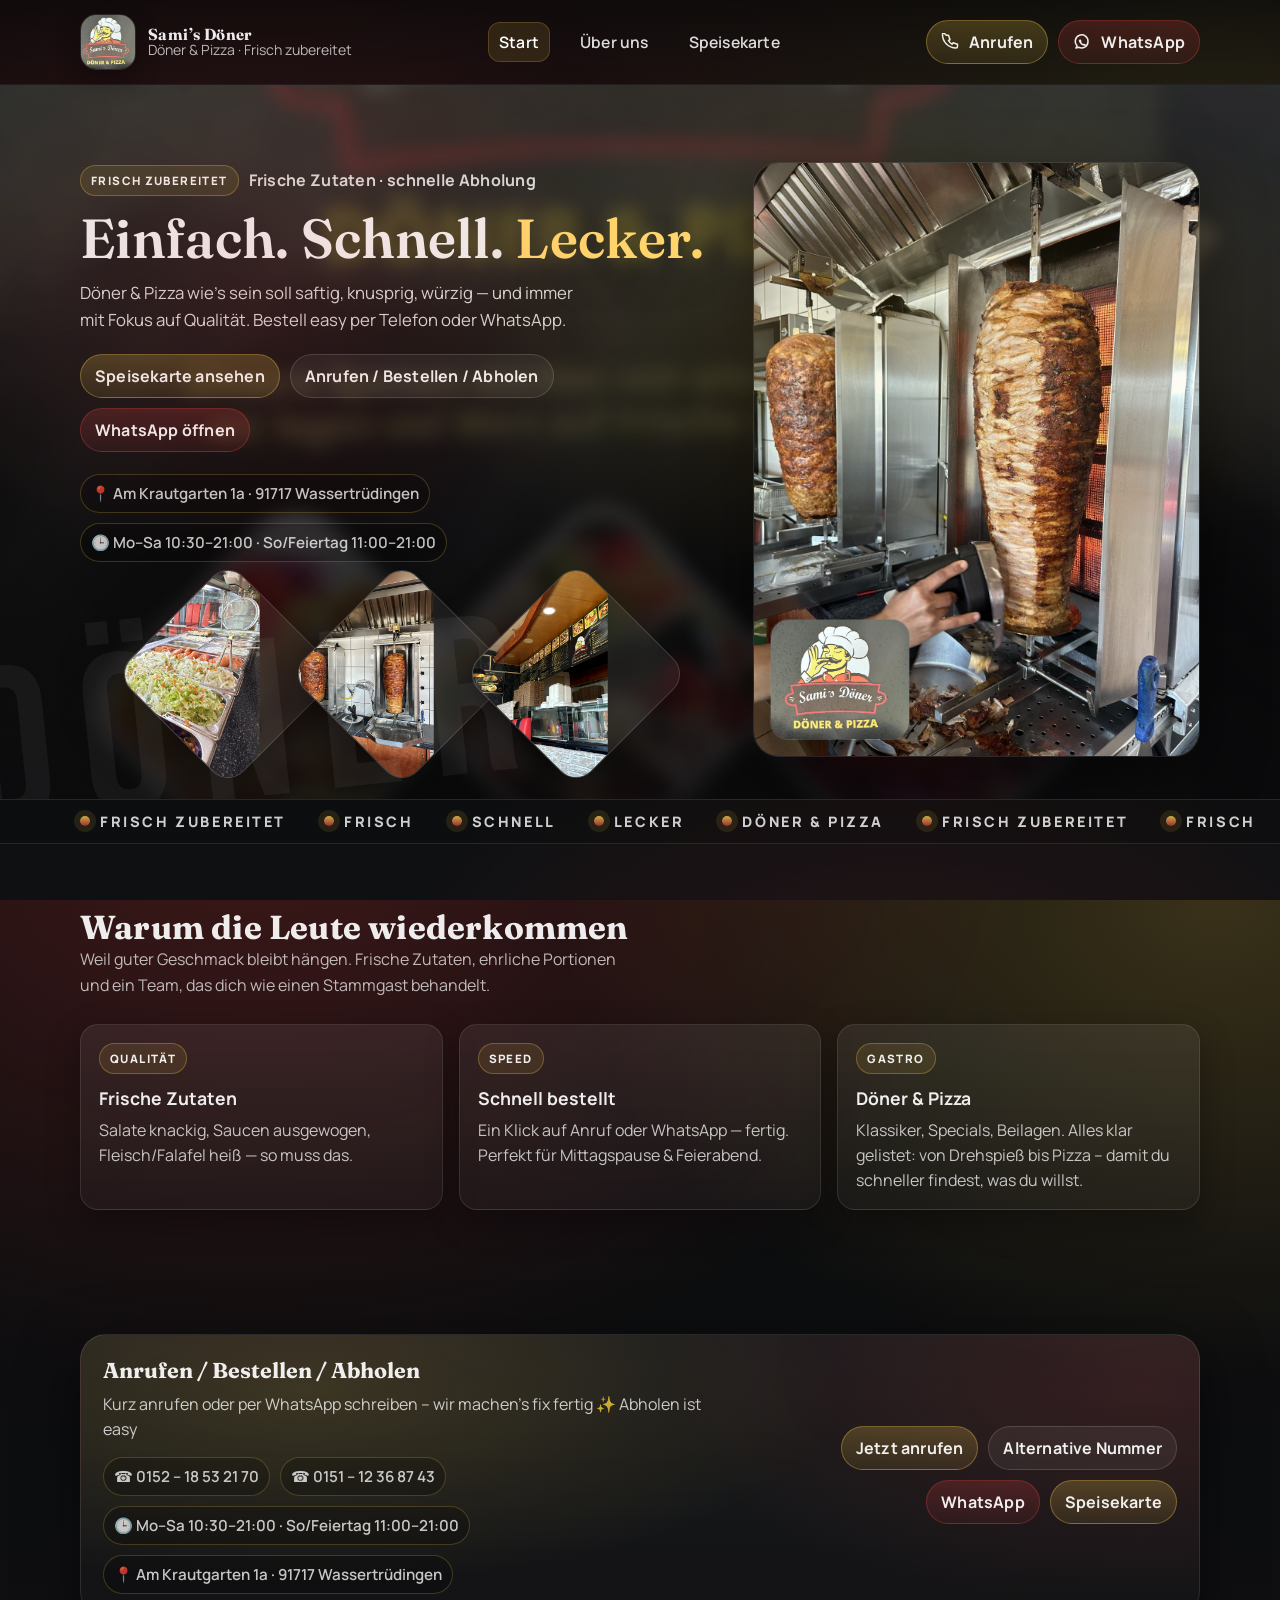
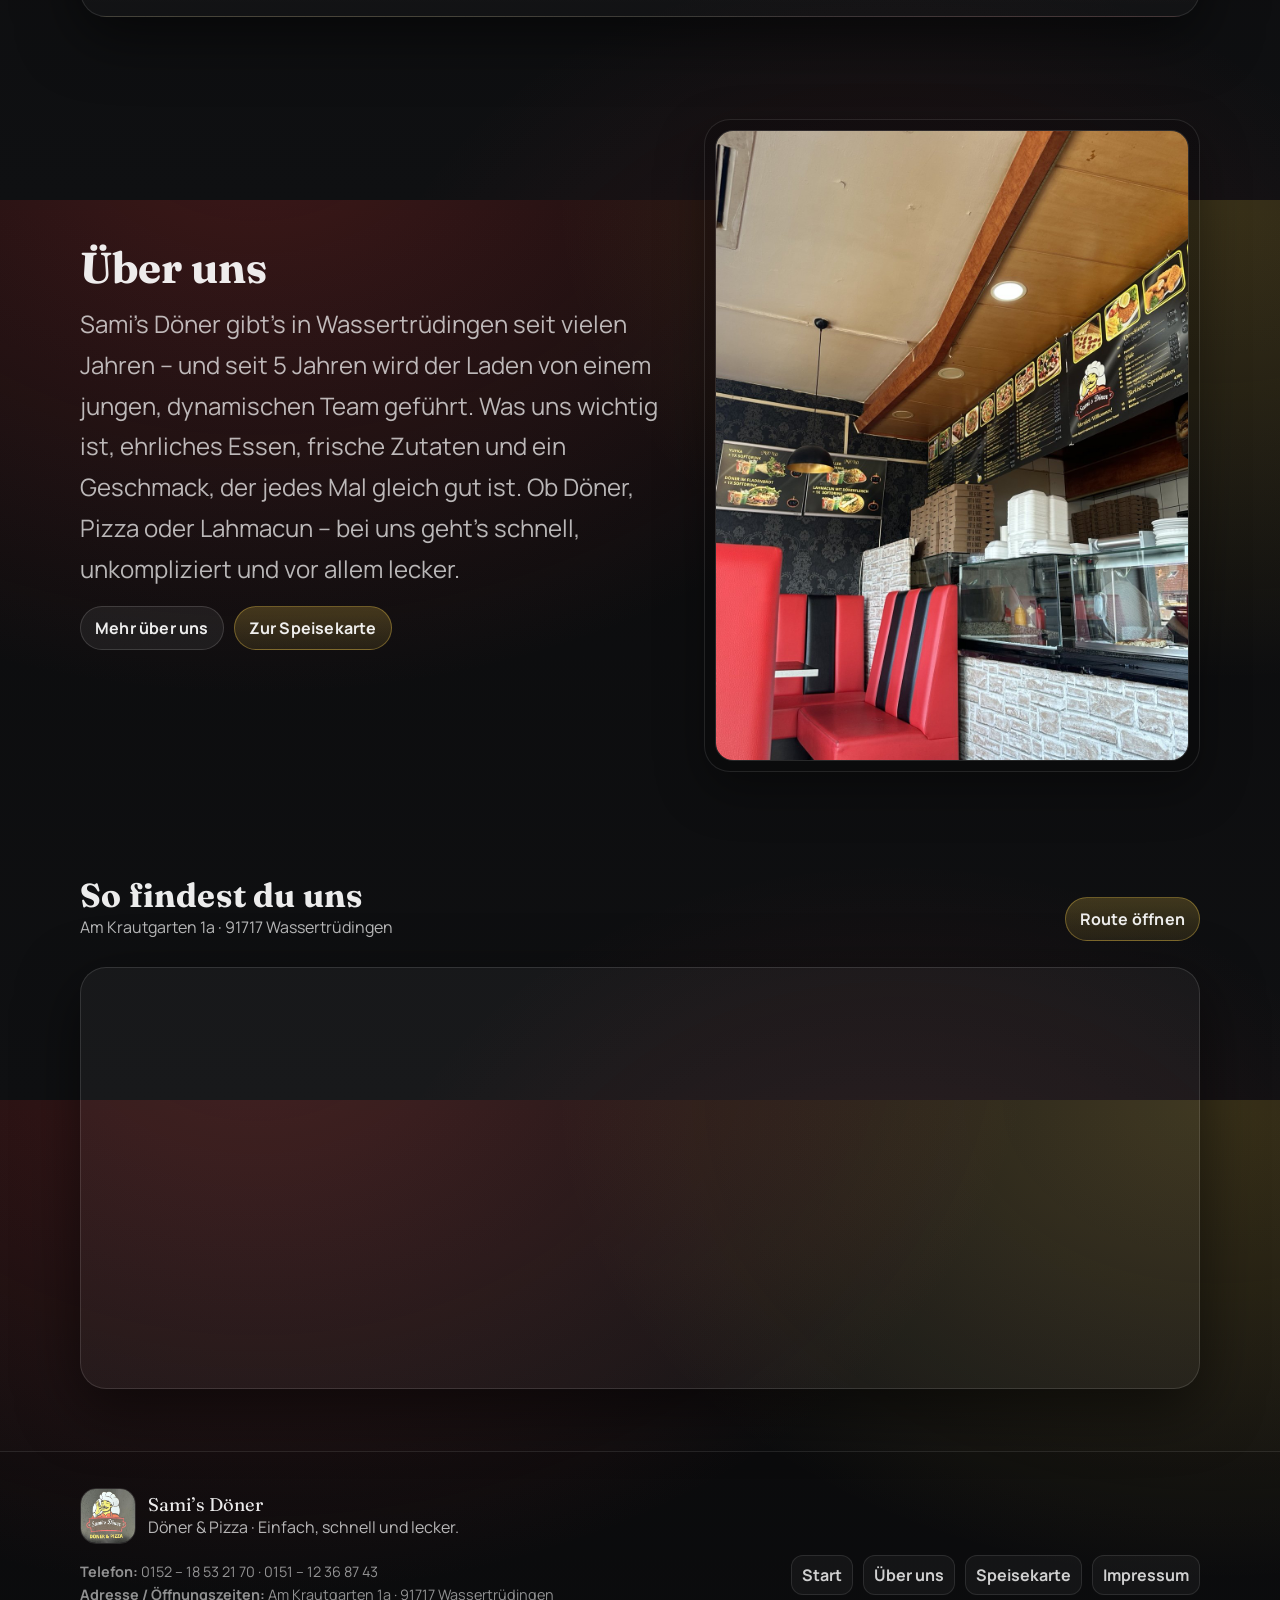
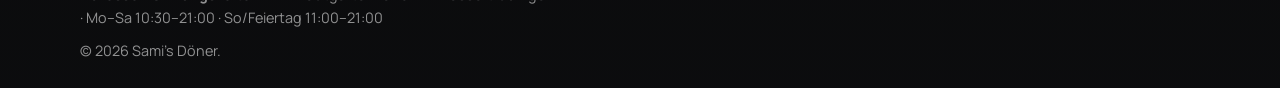
<file: index.html>
<!doctype html>
<html lang="de">
<head>
  <meta charset="utf-8" />
  <meta name="viewport" content="width=device-width, initial-scale=1" />
  <title>Sami’s Döner — Döner & Pizza | Frisch zubereitet, frisch, schnell</title>
  <meta name="description" content="Sami’s Döner & Pizza — hausgemacht, frisch und schnell. Anrufen, bestellen, abholen. Speisekarte online." />
  <meta name="theme-color" content="#0b0b0c" />
  <meta property="og:title" content="Sami’s Döner & Pizza | Frisch zubereitet, frisch, schnell" />
  <meta property="og:description" content="Sami’s Döner & Pizza — hausgemacht, frisch und schnell. Anrufen, bestellen, abholen. Speisekarte online." />
  <meta property="og:type" content="website" />
  <meta property="og:image" content="assets/img/diamond-spiesse.jpg" />
  <link rel="preconnect" href="https://fonts.googleapis.com">
  <link rel="preconnect" href="https://fonts.gstatic.com" crossorigin>
  <link href="https://fonts.googleapis.com/css2?family=Bebas+Neue&family=Fraunces:opsz,wght@9..144,400..700&family=Manrope:wght@400..800&display=swap" rel="stylesheet">
  <link rel="stylesheet" href="./assets/css/style.css" />
</head>
<body>

<header class="site-header">
  <a class="skiplink" href="#main">Zum Inhalt springen</a>
  <div class="container header-inner">
    <a class="brand" href="./index.html">
      <img src="./assets/img/logo.jpg" alt="Sami’s Döner Logo">
      <div class="name">
        <strong>Sami’s Döner</strong>
        <span>Döner &amp; Pizza · Frisch zubereitet</span>
      </div>
    </a>

    <nav class="nav" aria-label="Hauptnavigation">
      <a href="./index.html" aria-current="page">Start</a>
      <a href="./about/">Über uns</a>
      <a href="./speisekarte/">Speisekarte</a>
    </nav>

    <div class="header-cta">
      <a class="btn btn--gold" href="tel:+4915218532170" title="Anrufen: 0152 18 53 21 70">
        <svg class="icon" viewBox="0 0 24 24" fill="none" aria-hidden="true"><path d="M7 3h3l2 6-2 1c1 2 3 4 5 5l1-2 6 2v3c0 1-1 2-2 2-10 0-18-8-18-18 0-1 1-2 2-2z" stroke="currentColor" stroke-width="2" stroke-linecap="round" stroke-linejoin="round"/></svg>
        Anrufen
      </a>
      <a class="btn btn--red" href="https://wa.me/4915218532170" target="_blank" rel="noopener" title="WhatsApp öffnen">
        <svg class="icon" viewBox="0 0 24 24" fill="none" aria-hidden="true"><path d="M20 11.5a8.5 8.5 0 0 1-12.6 7.4L4 20l1.3-3.2A8.5 8.5 0 1 1 20 11.5z" stroke="currentColor" stroke-width="2" stroke-linecap="round" stroke-linejoin="round"/><path d="M8.6 9.2c.2-.5.5-.6.8-.6h.6c.2 0 .4.1.5.3l.8 1.7c.1.2.1.5 0 .7l-.4.7c.6 1.1 1.6 2.1 2.7 2.7l.7-.4c.2-.1.5-.1.7 0l1.7.8c.2.1.3.3.3.5v.6c0 .3-.1.6-.6.8-.6.2-1.6.2-3-.3-2.4-.9-4.3-2.8-5.2-5.2-.5-1.4-.5-2.4-.3-3z" fill="currentColor"/></svg>
        WhatsApp
      </a>
    </div>

    <button id="burger" class="burger" aria-label="Menü öffnen" aria-expanded="false" aria-controls="mobilePanel">
      <svg class="icon" viewBox="0 0 24 24" fill="none" aria-hidden="true">
        <path d="M4 7h16M4 12h16M4 17h16" stroke="currentColor" stroke-width="2" stroke-linecap="round"/>
      </svg>
    </button>
  </div>

  <div id="mobilePanel" class="mobile-panel" role="dialog" aria-label="Mobile Navigation">
    <a href="">Start <span>→</span></a>
    <a href="./about/">Über uns <span>→</span></a>
    <a href="./speisekarte/">Speisekarte <span>→</span></a>
    <div class="actions">
      <a class="btn btn--gold" href="tel:+4915218532170">Anrufen</a>
      <a class="btn btn--red" href="https://wa.me/4915218532170" target="_blank" rel="noopener">WhatsApp</a>
    </div>
  </div>
</header>


<main id="main">
  <section class="hero">
    <div class="container hero-grid">
      <div class="reveal">
        <div class="hero-kicker">
          <span class="badge">Frisch zubereitet</span>
          <span>Frische Zutaten · schnelle Abholung</span>
        </div>

        <h1>Einfach. Schnell. <span class="accent">Lecker.</span></h1>
        <p>
          Döner &amp; Pizza wie’s sein soll saftig, knusprig, würzig — und immer mit Fokus auf Qualität.
          Bestell easy per Telefon oder WhatsApp.
        </p>

        <div class="hero-actions">
          <a class="btn btn--gold" href="./speisekarte/">Speisekarte ansehen</a>
          <a class="btn" href="#bestellen">Anrufen / Bestellen / Abholen</a>
          <a class="btn btn--red" href="https://wa.me/4915218532170" target="_blank" rel="noopener">WhatsApp öffnen</a>
        </div>

        <div class="hero-meta">
  <span class="pill">📍 Am Krautgarten 1a · 91717 Wassertrüdingen</span>
  <span class="pill">🕒 Mo–Sa 10:30–21:00 · So/Feiertag 11:00–21:00</span>
</div>

        <div class="diamonds" aria-label="Eindrücke aus der Küche">
          <div class="diamond" title="Döner Teller"><img src="./assets/img/photos/diamond-salat.jpg" alt="Döner Teller"></div>
          <div class="diamond" title="Pizza / Topping"><img src="./assets/img/photos/diamond-spiesse.jpg" alt="Pizza mit Toppings"></div>
          <div class="diamond" title="Döner im Brot"><img src="./assets/img/photos/diamond-interior.jpg" alt="Döner im Fladenbrot"></div>
        </div>
      </div>

        <div class="hero-media reveal">
    <img src="./assets/img/photos/hero-doner.jpg" alt="Frisch geschnittener Döner am Spieß">
    <div class="hero-media__badge">
      <img src="./assets/img/logo.jpg" alt="Sami’s Döner Logo" loading="lazy">
    </div>
  </div>
</div>

<div class="big-ghost" aria-hidden="true">DÖNER</div>
  </section>

  <section class="marquee" aria-hidden="true">
    <div class="container">
      <div class="track">
        <span><i></i> Frisch zubereitet</span>
        <span><i></i> Frisch</span>
        <span><i></i> Schnell</span>
        <span><i></i> Lecker</span>
        <span><i></i> Döner &amp; Pizza</span>
      </div>
    </div>
  </section>

  <section class="section">
    <div class="container">
      <div class="section-title reveal">
        <div>
          <h2>Warum die Leute wiederkommen</h2>
          <p>Weil guter Geschmack bleibt hängen. Frische Zutaten, ehrliche Portionen und ein Team, das dich wie einen Stammgast behandelt.</p>
        </div>
      </div>

      <div class="grid-3">
        <article class="card reveal">
          <div class="card-inner">
            <span class="badge">Qualität</span>
            <h3 style="margin-top:12px">Frische Zutaten</h3>
            <p>Salate knackig, Saucen ausgewogen, Fleisch/Falafel heiß — so muss das.</p>
          </div>
        </article>

        <article class="card reveal">
          <div class="card-inner">
            <span class="badge">Speed</span>
            <h3 style="margin-top:12px">Schnell bestellt</h3>
            <p>Ein Klick auf Anruf oder WhatsApp — fertig. Perfekt für Mittagspause &amp; Feierabend.</p>
          </div>
        </article>

        <article class="card reveal">
          <div class="card-inner">
            <span class="badge">Gastro</span>
            <h3 style="margin-top:12px">Döner &amp; Pizza</h3>
            <p>Klassiker, Specials, Beilagen. Alles klar gelistet: von Drehspieß bis Pizza – damit du schneller findest, was du willst.</p>
          </div>
        </article>
      </div>
    </div>
  </section>

  <section class="section" id="bestellen">
    <div class="container">
      <div class="cta-band reveal">
        <div>
          <h3>Anrufen / Bestellen / Abholen</h3>
<p>
  Kurz anrufen oder per WhatsApp schreiben – wir machen’s fix fertig ✨
  Abholen ist easy
</p>
<div class="hero-meta" style="margin-top:14px">
            <span class="pill">☎️ 0152&nbsp;–&nbsp;18&nbsp;53&nbsp;21&nbsp;70</span>
            <span class="pill">☎️ 0151&nbsp;–&nbsp;12&nbsp;36&nbsp;87&nbsp;43</span>
            <span class="pill">🕒 Mo–Sa 10:30–21:00 · So/Feiertag 11:00–21:00</span>
            <span class="pill">📍 Am Krautgarten 1a · 91717 Wassertrüdingen</span>
          </div>
        </div>
        <div class="actions">
          <a class="btn btn--gold" href="tel:+4915218532170">Jetzt anrufen</a>
          <a class="btn" href="tel:+4915112368743">Alternative Nummer</a>
          <a class="btn btn--red" href="https://wa.me/4915218532170" target="_blank" rel="noopener">WhatsApp</a>
          <a class="btn btn--gold" href="./speisekarte/">Speisekarte</a>
        </div>
      </div>
    </div>
  </section>

  <section class="section" style="padding-top:40px">
    <div class="container">
      <div class="split">
        <div class="reveal">
          <h2 style="font-family:'Fraunces',serif;margin:0 0 10px;font-size:calc(var(--h2) * 1.3)"> Über uns</h2>
          <p class="muted" style="line-height:1.7;margin:0;font-size:1.5em">
          Sami’s Döner gibt’s in Wassertrüdingen seit vielen Jahren – und seit 5 Jahren wird der Laden von einem jungen, dynamischen Team geführt. Was uns wichtig ist, ehrliches Essen, frische Zutaten und ein Geschmack, der jedes Mal gleich gut ist. Ob Döner, Pizza oder Lahmacun – bei uns geht’s schnell, unkompliziert und vor allem lecker.
          </p>
          <div style="margin-top:16px;display:flex;gap:10px;flex-wrap:wrap">
            <a class="btn" href="./about/">Mehr über uns</a>
            <a class="btn btn--gold" href="./speisekarte/">Zur Speisekarte</a>
          </div>
        </div>
        <aside class="note note--image reveal" aria-label="Innenbereich">
          <img class="note__img" src="./assets/img/photos/diamond-interior.jpg" alt="Innenbereich von Sami’s Döner">
        </aside>
      </div>
    </div>
  </section>

  <section class="section" id="maps" style="padding-top:40px">
    <div class="container">
      <div class="section-title reveal">
        <div>
          <h2>So findest du uns</h2>
          <p>Am Krautgarten 1a · 91717 Wassertrüdingen <span class="muted"></span></p>
        </div>
        <div style="display:flex; gap:10px; flex-wrap:wrap">
          <a class="btn btn--gold" href="https://www.google.com/maps?q=Am+Krautgarten+1a+91717+Wassertr%C3%BCdingen" target="_blank" rel="noopener">Route öffnen</a>
        </div>
      </div>
      <div class="map-embed reveal" aria-label="Google Maps">
        <iframe loading="lazy" referrerpolicy="no-referrer-when-downgrade"
          src="https://www.google.com/maps?q=Am+Krautgarten+1a+91717+Wassertr%C3%BCdingen&amp;output=embed"
          title="Google Maps — Sami’s Döner"></iframe>
      </div>
    </div>
  </section>

</main>

<footer>
  <div class="container footer-grid">
    <div>
      <div class="footer-brand">
        <img src="./assets/img/logo.jpg" alt="" aria-hidden="true">
        <div>
          <div style="font-family:'Fraunces',serif;font-size:1.15rem">Sami’s Döner</div>
          <div class="muted">Döner &amp; Pizza · Einfach, schnell und lecker.</div>
        </div>
      </div>
      <div class="smallprint">
        <div><b>Telefon:</b> <a href="tel:+4915218532170">0152&nbsp;–&nbsp;18&nbsp;53&nbsp;21&nbsp;70</a> · <a href="tel:+4915112368743">0151&nbsp;–&nbsp;12&nbsp;36&nbsp;87&nbsp;43</a></div>
        <div><b>Adresse / Öffnungszeiten:</b> Am Krautgarten 1a · 91717 Wassertrüdingen<br> · Mo–Sa 10:30–21:00 · So/Feiertag 11:00–21:00</div>
        <div style="margin-top:10px">© 2026 Sami’s Döner.</div>
      </div>
    </div>
    <div class="footer-nav" aria-label="Footer Navigation">
      <a href="./index.html">Start</a>
      <a href="./about/">Über uns</a>
      <a href="./speisekarte/">Speisekarte</a>
      <a href="./impressum/">Impressum</a>
    </div>
  </div>
</footer>

<script src="./assets/js/main.js" defer></script>
</body>
</html>
</file>
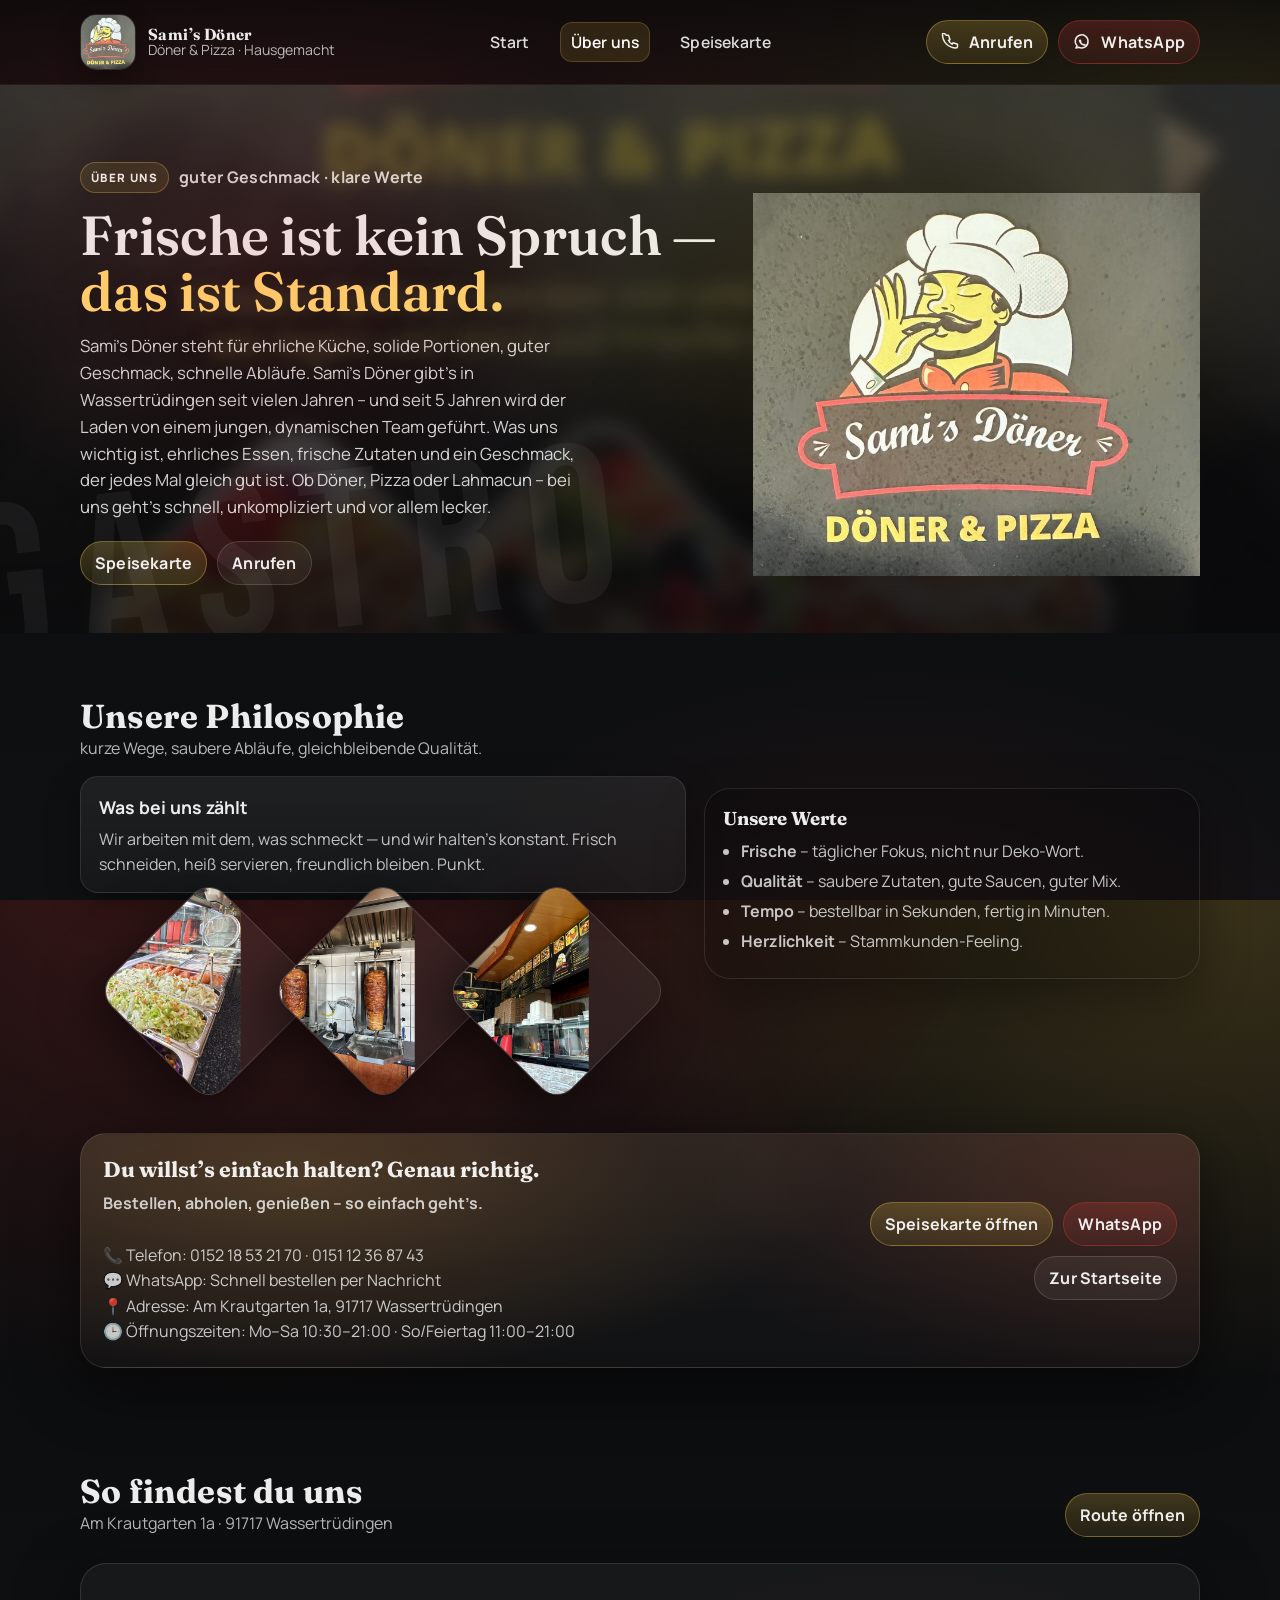
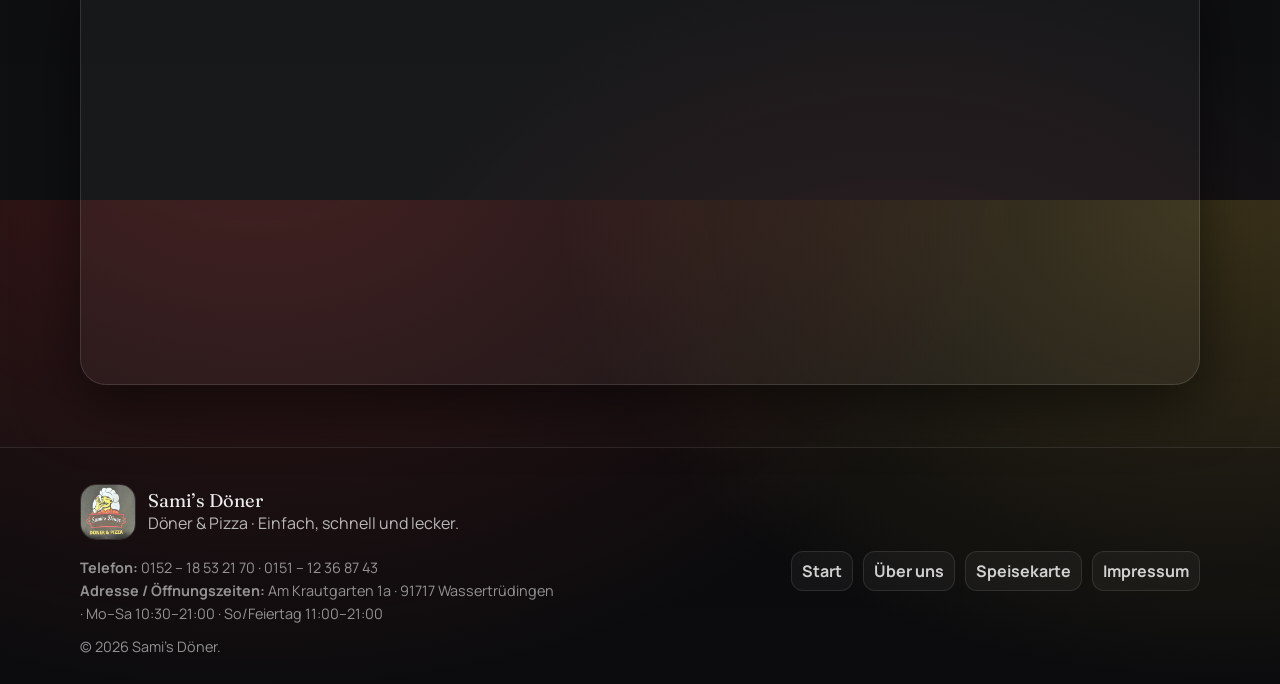
<file: about/index.html>
<!doctype html>
<html lang="de">
<head>
  <meta charset="utf-8" />
  <meta name="viewport" content="width=device-width, initial-scale=1" />
  <title>Über uns — Sami’s Döner</title>
  <meta name="description" content="Ein Blick hinter die Theke: Was uns wichtig ist, wie wir arbeiten und warum bei Sami’s Döner Frische zählt." />
  <meta name="theme-color" content="#0b0b0c" />
  <meta property="og:title" content="Über uns — Sami’s Döner" />
  <meta property="og:description" content="Ein Blick hinter die Theke: Was uns wichtig ist, wie wir arbeiten und warum bei Sami’s Döner Frische zählt." />
  <meta property="og:type" content="website" />
  <meta property="og:image" content="../assets/img/flyer.jpg" />
  <link rel="preconnect" href="https://fonts.googleapis.com">
  <link rel="preconnect" href="https://fonts.gstatic.com" crossorigin>
  <link href="https://fonts.googleapis.com/css2?family=Bebas+Neue&family=Fraunces:opsz,wght@9..144,400..700&family=Manrope:wght@400..800&display=swap" rel="stylesheet">
  <link rel="stylesheet" href="../assets/css/style.css" />
</head>
<body>

<header class="site-header">
  <a class="skiplink" href="#main">Zum Inhalt springen</a>
  <div class="container header-inner">
    <a class="brand" href="../">
      <img src="../assets/img/logo.jpg" alt="Sami’s Döner Logo">
      <div class="name">
        <strong>Sami’s Döner</strong>
        <span>Döner &amp; Pizza · Hausgemacht</span>
      </div>
    </a>

    <nav class="nav" aria-label="Hauptnavigation">
      <a href="../">Start</a>
      <a href="../about/" aria-current="page">Über uns</a>
      <a href="../speisekarte/">Speisekarte</a>
    </nav>

    <div class="header-cta">
      <a class="btn btn--gold" href="tel:+4915218532170" title="Anrufen: 0152 18 53 21 70">
        <svg class="icon" viewBox="0 0 24 24" fill="none" aria-hidden="true"><path d="M7 3h3l2 6-2 1c1 2 3 4 5 5l1-2 6 2v3c0 1-1 2-2 2-10 0-18-8-18-18 0-1 1-2 2-2z" stroke="currentColor" stroke-width="2" stroke-linecap="round" stroke-linejoin="round"/></svg>
        Anrufen
      </a>
      <a class="btn btn--red" href="https://wa.me/4915218532170" target="_blank" rel="noopener" title="WhatsApp öffnen">
        <svg class="icon" viewBox="0 0 24 24" fill="none" aria-hidden="true"><path d="M20 11.5a8.5 8.5 0 0 1-12.6 7.4L4 20l1.3-3.2A8.5 8.5 0 1 1 20 11.5z" stroke="currentColor" stroke-width="2" stroke-linecap="round" stroke-linejoin="round"/><path d="M8.6 9.2c.2-.5.5-.6.8-.6h.6c.2 0 .4.1.5.3l.8 1.7c.1.2.1.5 0 .7l-.4.7c.6 1.1 1.6 2.1 2.7 2.7l.7-.4c.2-.1.5-.1.7 0l1.7.8c.2.1.3.3.3.5v.6c0 .3-.1.6-.6.8-.6.2-1.6.2-3-.3-2.4-.9-4.3-2.8-5.2-5.2-.5-1.4-.5-2.4-.3-3z" fill="currentColor"/></svg>
        WhatsApp
      </a>
    </div>

    <button id="burger" class="burger" aria-label="Menü öffnen" aria-expanded="false" aria-controls="mobilePanel">
      <svg class="icon" viewBox="0 0 24 24" fill="none" aria-hidden="true">
        <path d="M4 7h16M4 12h16M4 17h16" stroke="currentColor" stroke-width="2" stroke-linecap="round"/>
      </svg>
    </button>
  </div>

  <div id="mobilePanel" class="mobile-panel" role="dialog" aria-label="Mobile Navigation">
    <a href="../">Start <span>→</span></a>
    <a href="../about/">Über uns <span>→</span></a>
    <a href="../speisekarte/">Speisekarte <span>→</span></a>
    <div class="actions">
      <a class="btn btn--gold" href="tel:+4915218532170">Anrufen</a>
      <a class="btn btn--red" href="https://wa.me/4915218532170" target="_blank" rel="noopener">WhatsApp</a>
    </div>
  </div>
</header>


<main id="main">
  <section class="hero" style="padding-bottom:26px">
    <div class="container hero-grid">
      <div class="reveal">
        <div class="hero-kicker">
          <span class="badge">Über uns</span>
          <span>guter Geschmack · klare Werte</span>
        </div>
        <h1>Frische ist kein Spruch — <span class="accent">das ist Standard.</span></h1>
        <p>
           Sami’s Döner steht für ehrliche Küche, solide Portionen, guter Geschmack, schnelle Abläufe.
            Sami’s Döner gibt’s in Wassertrüdingen seit vielen Jahren – und seit 5 Jahren wird der Laden von einem jungen, dynamischen Team geführt. Was uns wichtig ist, ehrliches Essen, frische Zutaten und ein Geschmack, der jedes Mal gleich gut ist. Ob Döner, Pizza oder Lahmacun – bei uns geht’s schnell, unkompliziert und vor allem lecker.
          </p>
        <div class="hero-actions">
          <a class="btn btn--gold" href="../speisekarte/">Speisekarte</a>
          <a class="btn" href="tel:+4915218532170">Anrufen</a>
        </div>
      </div>
      <div class="hero-logo reveal">
        <img src="../assets/img/logo.jpg" alt="Sami’s Döner – Logo">
      </div>
    </div>
    <div class="big-ghost" aria-hidden="true">GASTRO</div>
  </section>

  <section class="section">
    <div class="container split">
      <div class="reveal">
        <div class="section-title" style="margin-bottom:14px">
          <div>
            <h2>Unsere Philosophie</h2>
            <p>kurze Wege, saubere Abläufe, gleichbleibende Qualität.</p>
          </div>
        </div>

        <article class="card">
          <div class="card-inner">
            <h3>Was bei uns zählt</h3>
            <p>
              Wir arbeiten mit dem, was schmeckt — und wir halten’s konstant.
              Frisch schneiden, heiß servieren, freundlich bleiben. Punkt.
            </p>
          </div>
        </article>

        <div class="diamonds" style="margin-top:18px">
          <div class="diamond"><img src="../assets/img/photos/diamond-salat.jpg" alt="Döner Teller"></div>
          <div class="diamond"><img src="../assets/img/photos/diamond-spiesse.jpg" alt="Pizza"></div>
          <div class="diamond"><img src="../assets/img/photos/diamond-interior.jpg" alt="Döner"></div>
        </div>
      </div>

      <aside class="note reveal">
        <h3>Unsere Werte</h3>
        <ul>
          <li><b>Frische</b> – täglicher Fokus, nicht nur Deko-Wort.</li>
          <li><b>Qualität</b> – saubere Zutaten, gute Saucen, guter Mix.</li>
          <li><b>Tempo</b> – bestellbar in Sekunden, fertig in Minuten.</li>
          <li><b>Herzlichkeit</b> – Stammkunden-Feeling.</li>
        </ul>
      </aside>
    </div>
  </section>

  <section class="section" style="padding-top:0">
    <div class="container">
      <div class="cta-band reveal">
        <div>
          <h3>Du willst’s einfach halten? Genau richtig.</h3>
          <p>
           <b>Bestellen, abholen, genießen – so einfach geht’s.</b><br>
           <br>

📞 Telefon: 0152 18 53 21 70 · 0151 12 36 87 43<br>
💬 WhatsApp: Schnell bestellen per Nachricht<br>
📍 Adresse: Am Krautgarten 1a, 91717 Wassertrüdingen<br>
🕒 Öffnungszeiten: Mo–Sa 10:30–21:00 · So/Feiertag 11:00–21:00
          </p>
        </div>
        <div class="actions">
          <a class="btn btn--gold" href="../speisekarte/">Speisekarte öffnen</a>
          <a class="btn btn--red" href="https://wa.me/4915218532170" target="_blank" rel="noopener">WhatsApp</a>
          <a class="btn" href="../">Zur Startseite</a>
        </div>
      </div>
    </div>
  </section>

  <section class="section" id="maps" style="padding-top:40px">
    <div class="container">
      <div class="section-title reveal">
        <div>
          <h2>So findest du uns</h2>
          <p>Am Krautgarten 1a · 91717 Wassertrüdingen <span class="muted"></span></p>
        </div>
        <div style="display:flex; gap:10px; flex-wrap:wrap">
          <a class="btn btn--gold" href="https://www.google.com/maps?q=Am+Krautgarten+1a+91717+Wassertr%C3%BCdingen" target="_blank" rel="noopener">Route öffnen</a>
        </div>
      </div>
      <div class="map-embed reveal" aria-label="Google Maps">
        <iframe loading="lazy" referrerpolicy="no-referrer-when-downgrade"
          src="https://www.google.com/maps?q=Am+Krautgarten+1a+91717+Wassertr%C3%BCdingen&amp;output=embed"
          title="Google Maps — Sami’s Döner"></iframe>
      </div>
    </div>
  </section>

</main>

<footer>
  <div class="container footer-grid">
    <div>
      <div class="footer-brand">
        <img src="../assets/img/logo.jpg" alt="" aria-hidden="true">
        <div>
          <div style="font-family:'Fraunces',serif;font-size:1.15rem">Sami’s Döner</div>
          <div class="muted">Döner &amp; Pizza · Einfach, schnell und lecker.</div>
        </div>
      </div>
      <div class="smallprint">
        <div><b>Telefon:</b> <a href="tel:+4915218532170">0152&nbsp;–&nbsp;18&nbsp;53&nbsp;21&nbsp;70</a> · <a href="tel:+4915112368743">0151&nbsp;–&nbsp;12&nbsp;36&nbsp;87&nbsp;43</a></div>
        <div><b>Adresse / Öffnungszeiten:</b> Am Krautgarten 1a · 91717 Wassertrüdingen<br> · Mo–Sa 10:30–21:00 · So/Feiertag 11:00–21:00</div>
        <div style="margin-top:10px">© 2026 Sami’s Döner.</div>
      </div>
    </div>
    <div class="footer-nav" aria-label="Footer Navigation">
      <a href="../index.html">Start</a>
      <a href="./">Über uns</a>
      <a href="../speisekarte/">Speisekarte</a>
      <a href="../impressum/">Impressum</a>
    </div>
  </div>
</footer>

<script src="../assets/js/main.js" defer></script>
</body>
</html>
</file>
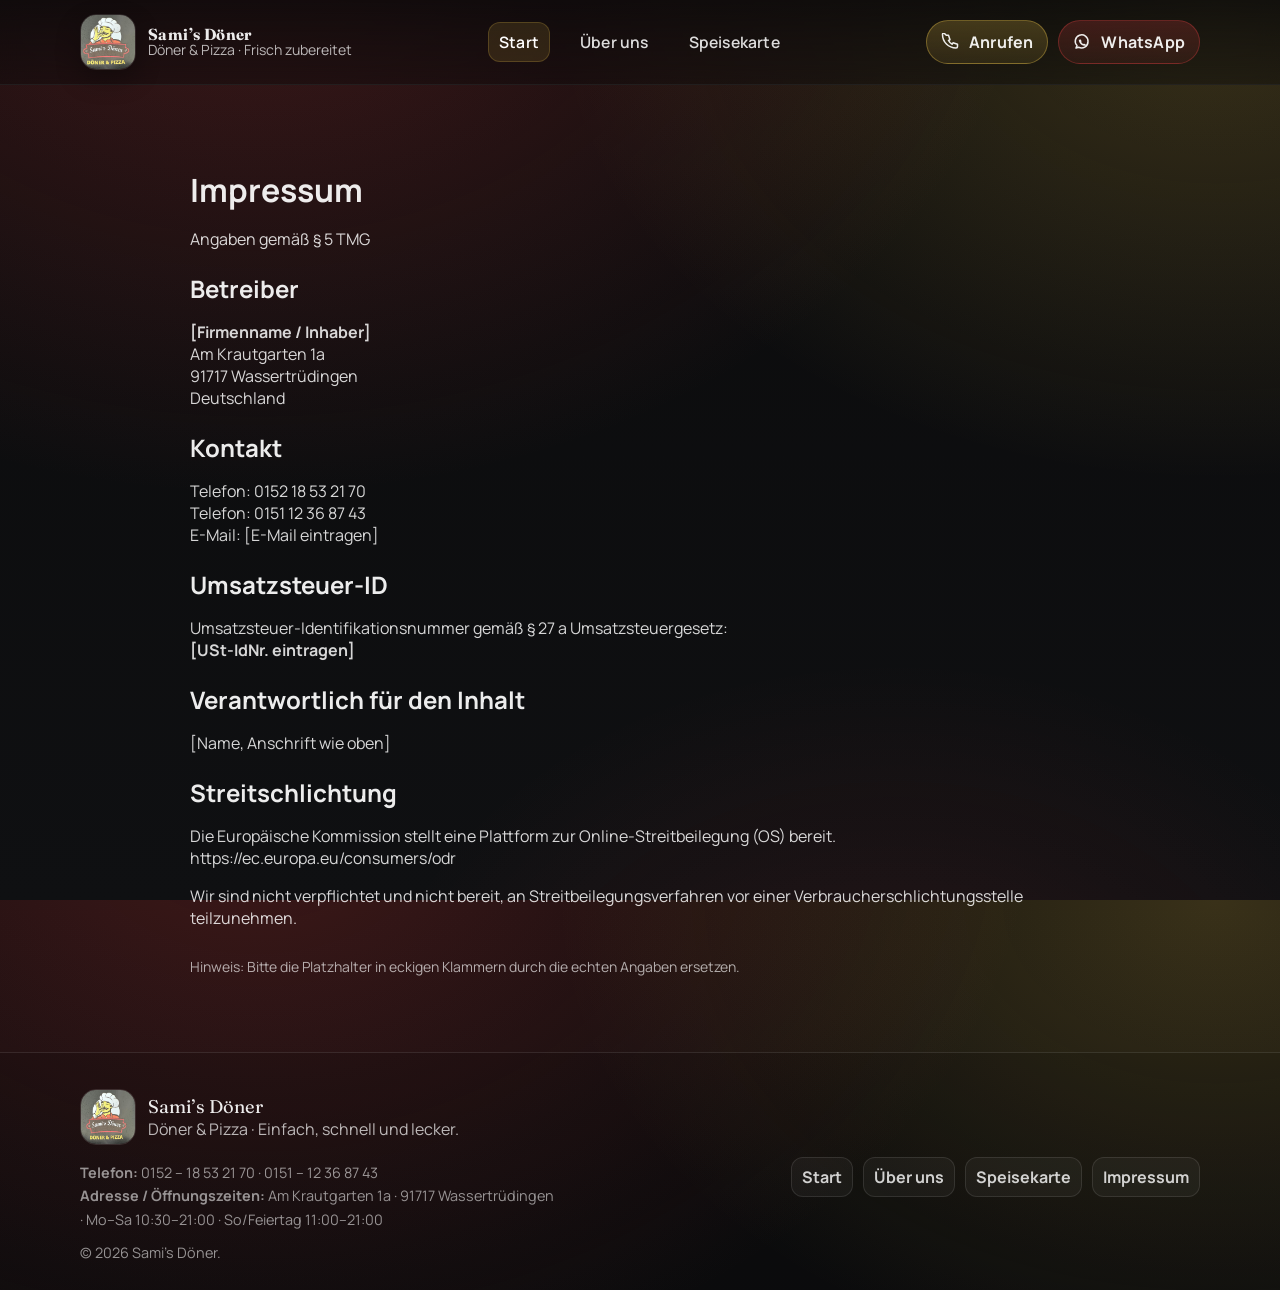
<file: impressum/index.html>
<!doctype html>
<html lang="de">
<head>
  <meta charset="utf-8" />
  <meta name="viewport" content="width=device-width, initial-scale=1" />
  <title>Impressum – Sami's Döner</title>
  <meta name="description" content="Sami’s Döner: Döner & Pizza — hausgemacht, frisch und schnell. Anrufen, bestellen, abholen. Speisekarte online." />
  <meta name="theme-color" content="#0b0b0c" />
  <meta property="og:title" content="Sami’s Döner — Döner & Pizza | Frisch zubereitet, frisch, schnell" />
  <meta property="og:description" content="Sami’s Döner: Döner & Pizza — hausgemacht, frisch und schnell. Anrufen, bestellen, abholen. Speisekarte online." />
  <meta property="og:type" content="website" />
  <meta property="og:image" content="assets/img/flyer.jpg" />
  <link rel="preconnect" href="https://fonts.googleapis.com">
  <link rel="preconnect" href="https://fonts.gstatic.com" crossorigin>
  <link href="https://fonts.googleapis.com/css2?family=Bebas+Neue&family=Fraunces:opsz,wght@9..144,400..700&family=Manrope:wght@400..800&display=swap" rel="stylesheet">
  <link rel="stylesheet" href="../assets/css/style.css" />
</head>
<body>
<header class="site-header">
  <a class="skiplink" href="#main">Zum Inhalt springen</a>
  <div class="container header-inner">
    <a class="brand" href="../index.html">
      <img src="../assets/img/logo.jpg" alt="Sami’s Döner Logo">
      <div class="name">
        <strong>Sami’s Döner</strong>
        <span>Döner &amp; Pizza · Frisch zubereitet</span>
      </div>
    </a>

    <nav class="nav" aria-label="Hauptnavigation">
      <a href="../index.html" aria-current="page">Start</a>
      <a href="../about/">Über uns</a>
      <a href="../speisekarte/">Speisekarte</a>
    </nav>

    <div class="header-cta">
      <a class="btn btn--gold" href="tel:+4915218532170" title="Anrufen: 0152 18 53 21 70">
        <svg class="icon" viewBox="0 0 24 24" fill="none" aria-hidden="true"><path d="M7 3h3l2 6-2 1c1 2 3 4 5 5l1-2 6 2v3c0 1-1 2-2 2-10 0-18-8-18-18 0-1 1-2 2-2z" stroke="currentColor" stroke-width="2" stroke-linecap="round" stroke-linejoin="round"/></svg>
        Anrufen
      </a>
      <a class="btn btn--red" href="https://wa.me/4915218532170" target="_blank" rel="noopener" title="WhatsApp öffnen">
        <svg class="icon" viewBox="0 0 24 24" fill="none" aria-hidden="true"><path d="M20 11.5a8.5 8.5 0 0 1-12.6 7.4L4 20l1.3-3.2A8.5 8.5 0 1 1 20 11.5z" stroke="currentColor" stroke-width="2" stroke-linecap="round" stroke-linejoin="round"/><path d="M8.6 9.2c.2-.5.5-.6.8-.6h.6c.2 0 .4.1.5.3l.8 1.7c.1.2.1.5 0 .7l-.4.7c.6 1.1 1.6 2.1 2.7 2.7l.7-.4c.2-.1.5-.1.7 0l1.7.8c.2.1.3.3.3.5v.6c0 .3-.1.6-.6.8-.6.2-1.6.2-3-.3-2.4-.9-4.3-2.8-5.2-5.2-.5-1.4-.5-2.4-.3-3z" fill="currentColor"/></svg>
        WhatsApp
      </a>
    </div>

    <button id="burger" class="burger" aria-label="Menü öffnen" aria-expanded="false" aria-controls="mobilePanel">
      <svg class="icon" viewBox="0 0 24 24" fill="none" aria-hidden="true">
        <path d="M4 7h16M4 12h16M4 17h16" stroke="currentColor" stroke-width="2" stroke-linecap="round"/>
      </svg>
    </button>
  </div>

  <div id="mobilePanel" class="mobile-panel" role="dialog" aria-label="Mobile Navigation">
    <a href="">Start <span>→</span></a>
    <a href="../about/">Über uns <span>→</span></a>
    <a href="../speisekarte/">Speisekarte <span>→</span></a>
    <div class="actions">
      <a class="btn btn--gold" href="tel:+4915218532170">Anrufen</a>
      <a class="btn btn--red" href="https://wa.me/4915218532170" target="_blank" rel="noopener">WhatsApp</a>
    </div>
  </div>
</header>

<main class="section">
  <div class="container" style="max-width:900px">
    <h1 style="margin-bottom:14px">Impressum</h1>
    <p style="opacity:.9;margin-bottom:22px">Angaben gemäß § 5 TMG</p>

    <h2 style="margin:22px 0 10px">Betreiber</h2>
    <p style="opacity:.9">
      <strong>[Firmenname / Inhaber]</strong><br>
      Am Krautgarten 1a<br>
      91717 Wassertrüdingen<br>
      Deutschland
    </p>

    <h2 style="margin:22px 0 10px">Kontakt</h2>
    <p style="opacity:.9">
      Telefon: <a href="tel:015218532170">0152 18 53 21 70</a><br>
      Telefon: <a href="tel:015112368743">0151 12 36 87 43</a><br>
      E-Mail: <a href="mailto:[E-Mail eintragen]">[E-Mail eintragen]</a>
    </p>

    <h2 style="margin:22px 0 10px">Umsatzsteuer-ID</h2>
    <p style="opacity:.9">
      Umsatzsteuer-Identifikationsnummer gemäß § 27 a Umsatzsteuergesetz:<br>
      <strong>[USt-IdNr. eintragen]</strong>
    </p>

    <h2 style="margin:22px 0 10px">Verantwortlich für den Inhalt</h2>
    <p style="opacity:.9">[Name, Anschrift wie oben]</p>

    <h2 style="margin:22px 0 10px">Streitschlichtung</h2>
    <p style="opacity:.9">
      Die Europäische Kommission stellt eine Plattform zur Online-Streitbeilegung (OS) bereit.<br>
      <a href="https://ec.europa.eu/consumers/odr" target="_blank" rel="noopener">https://ec.europa.eu/consumers/odr</a>
    </p>
    <p style="opacity:.9;margin-top:10px">
      Wir sind nicht verpflichtet und nicht bereit, an Streitbeilegungsverfahren vor einer Verbraucherschlichtungsstelle teilzunehmen.
    </p>

    <p style="opacity:.7;margin-top:28px;font-size:14px">
      Hinweis: Bitte die Platzhalter in eckigen Klammern durch die echten Angaben ersetzen.
    </p>
  </div>
</main>

<footer>
  <div class="container footer-grid">
    <div>
      <div class="footer-brand">
        <img src="../assets/img/logo.jpg" alt="" aria-hidden="true">
        <div>
          <div style="font-family:'Fraunces',serif;font-size:1.15rem">Sami’s Döner</div>
          <div class="muted">Döner &amp; Pizza · Einfach, schnell und lecker.</div>
        </div>
      </div>
      <div class="smallprint">
        <div><b>Telefon:</b> <a href="tel:+4915218532170">0152&nbsp;–&nbsp;18&nbsp;53&nbsp;21&nbsp;70</a> · <a href="tel:+4915112368743">0151&nbsp;–&nbsp;12&nbsp;36&nbsp;87&nbsp;43</a></div>
        <div><b>Adresse / Öffnungszeiten:</b> Am Krautgarten 1a · 91717 Wassertrüdingen<br> · Mo–Sa 10:30–21:00 · So/Feiertag 11:00–21:00</div>
        <div style="margin-top:10px">© 2026 Sami’s Döner.</div>
      </div>
    </div>
    <div class="footer-nav" aria-label="Footer Navigation">
      <a href="../index.html">Start</a>
      <a href="../about/">Über uns</a>
      <a href="../speisekarte/">Speisekarte</a>
      <a href="./">Impressum</a>
    </div>
  </div>
</footer>
</body>
</html>
</file>
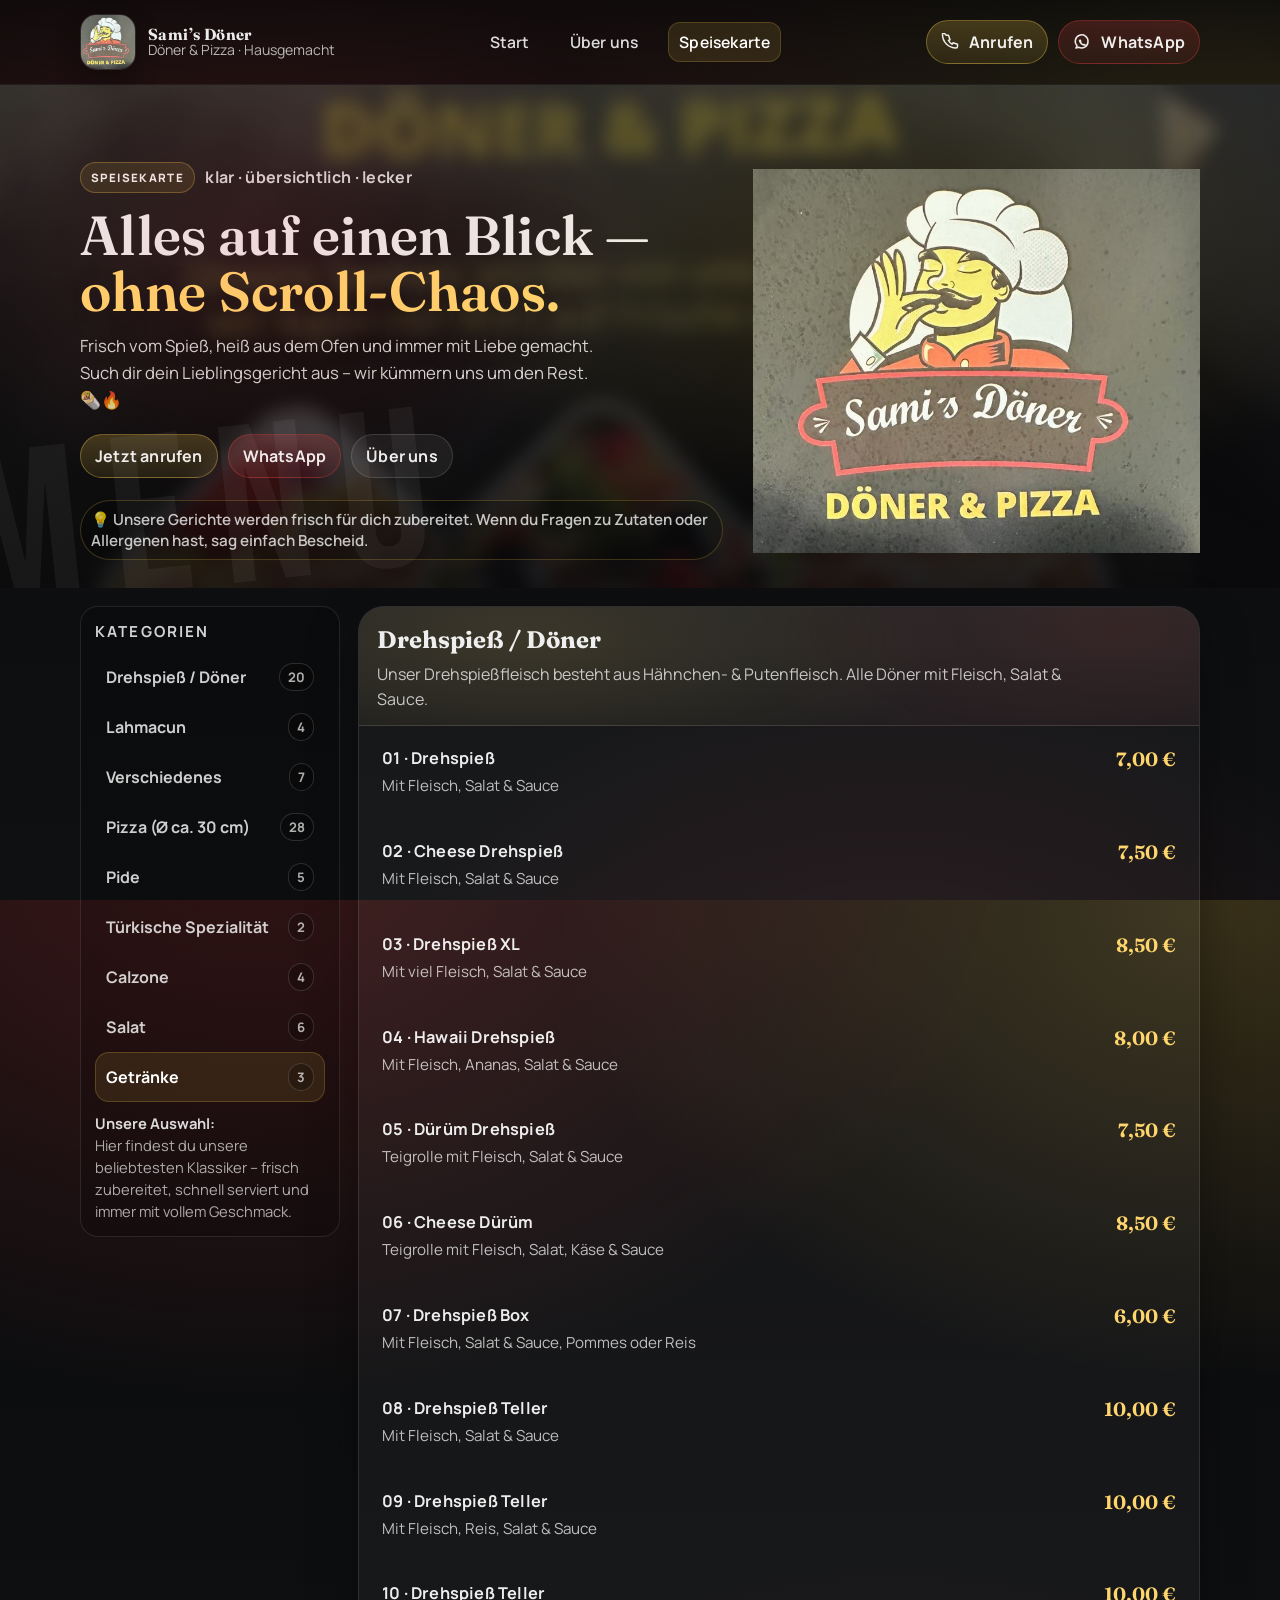
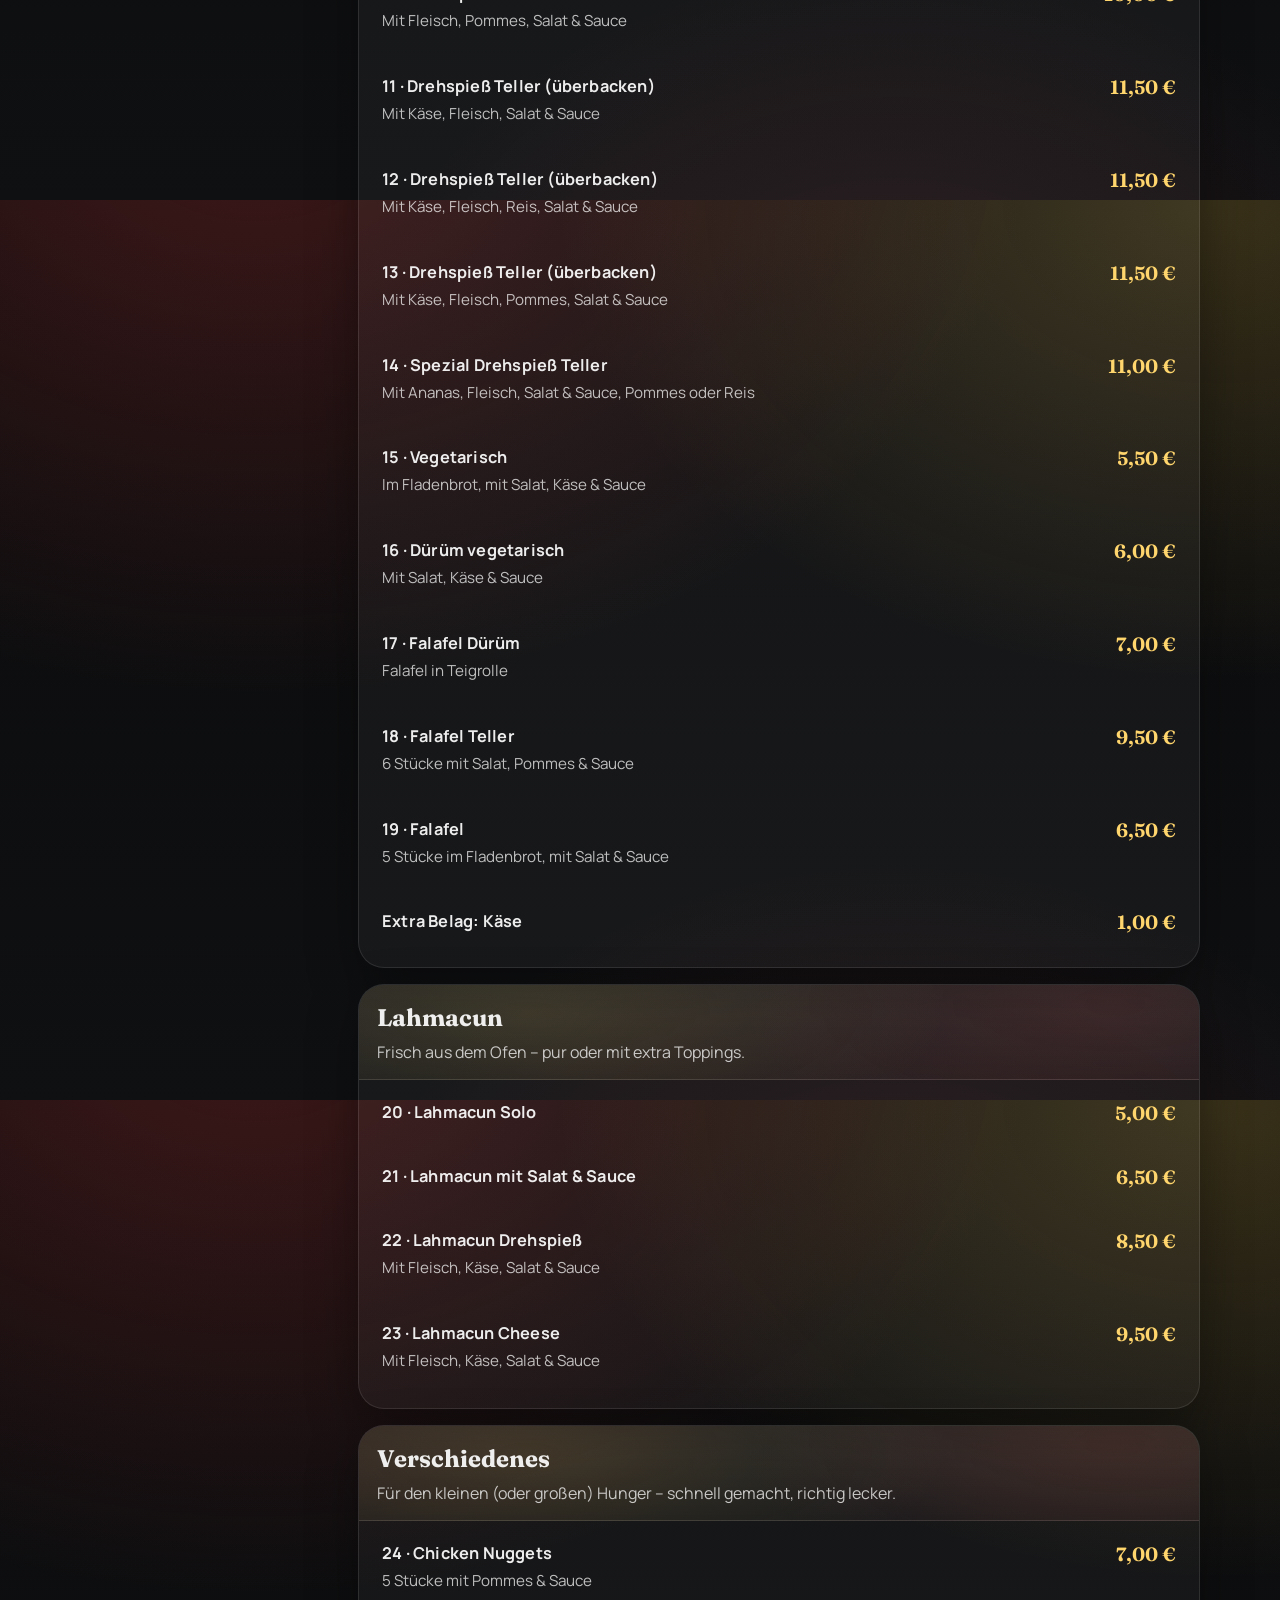
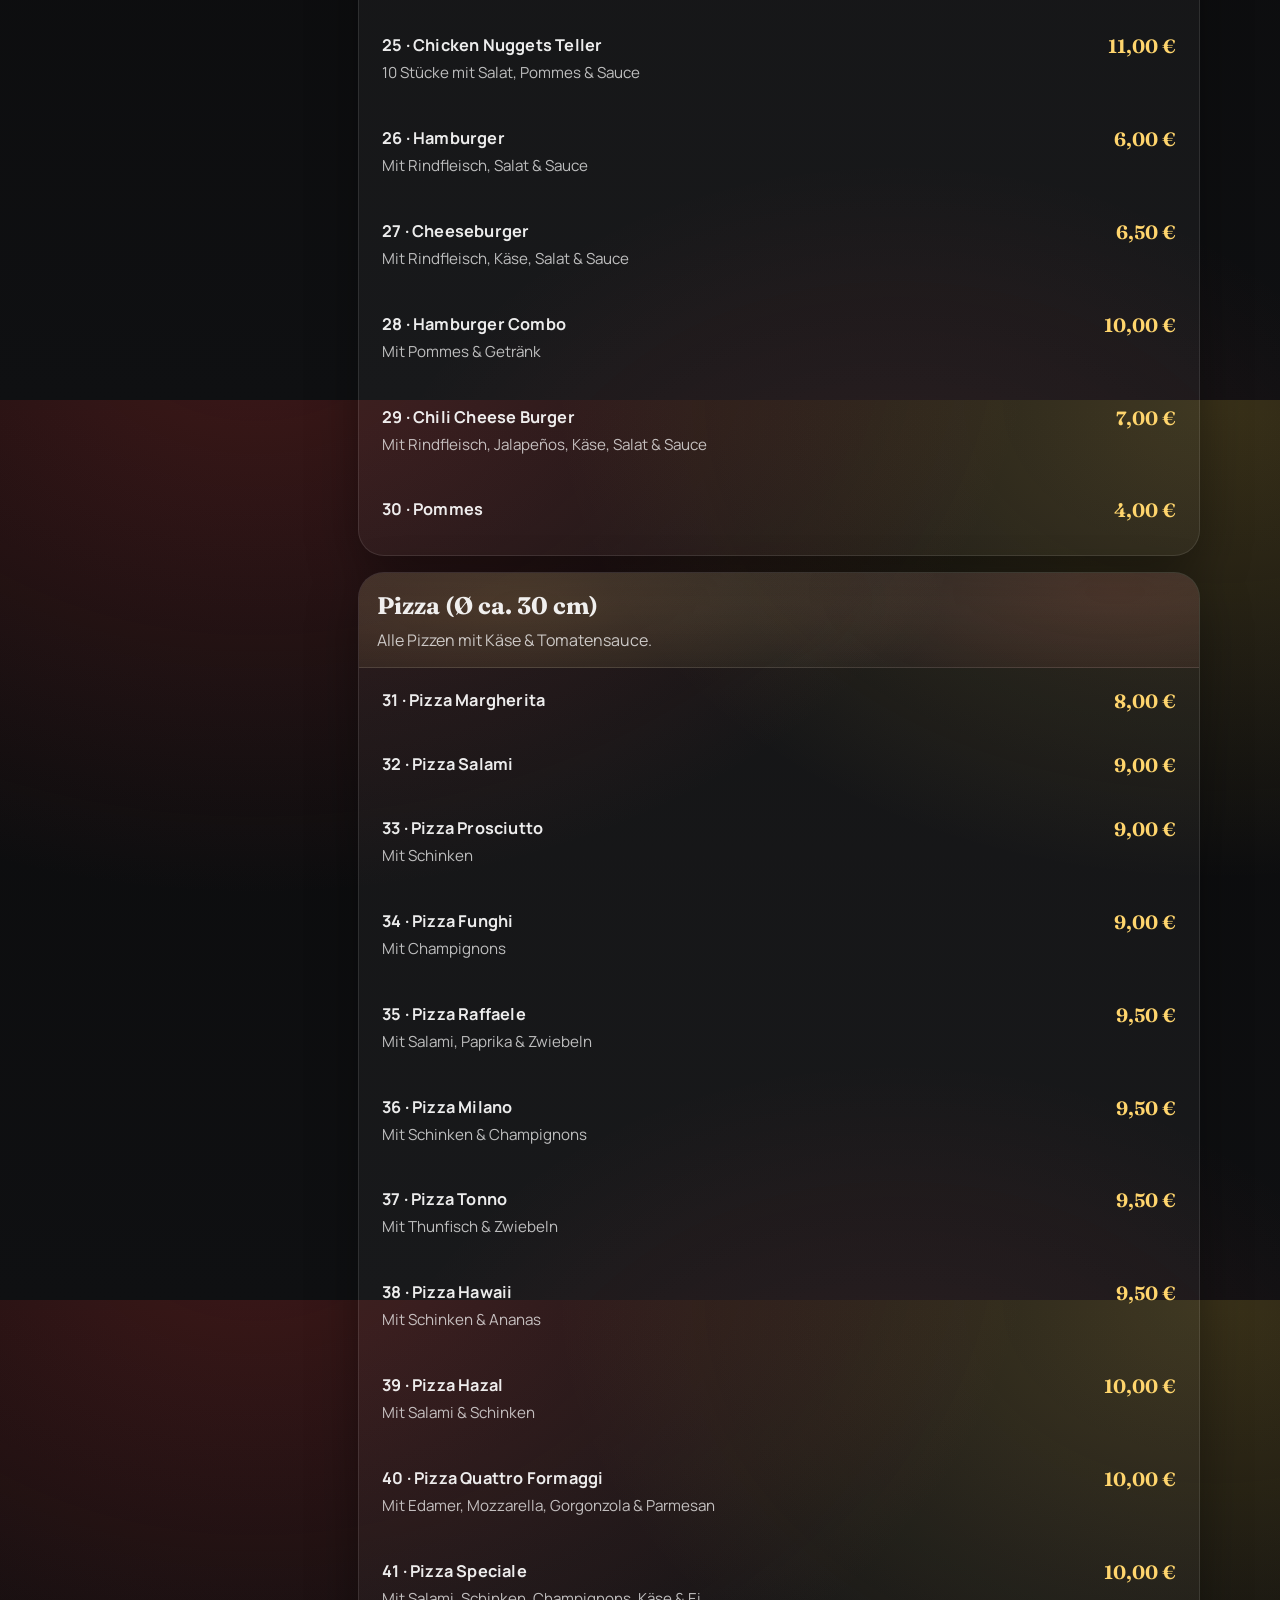
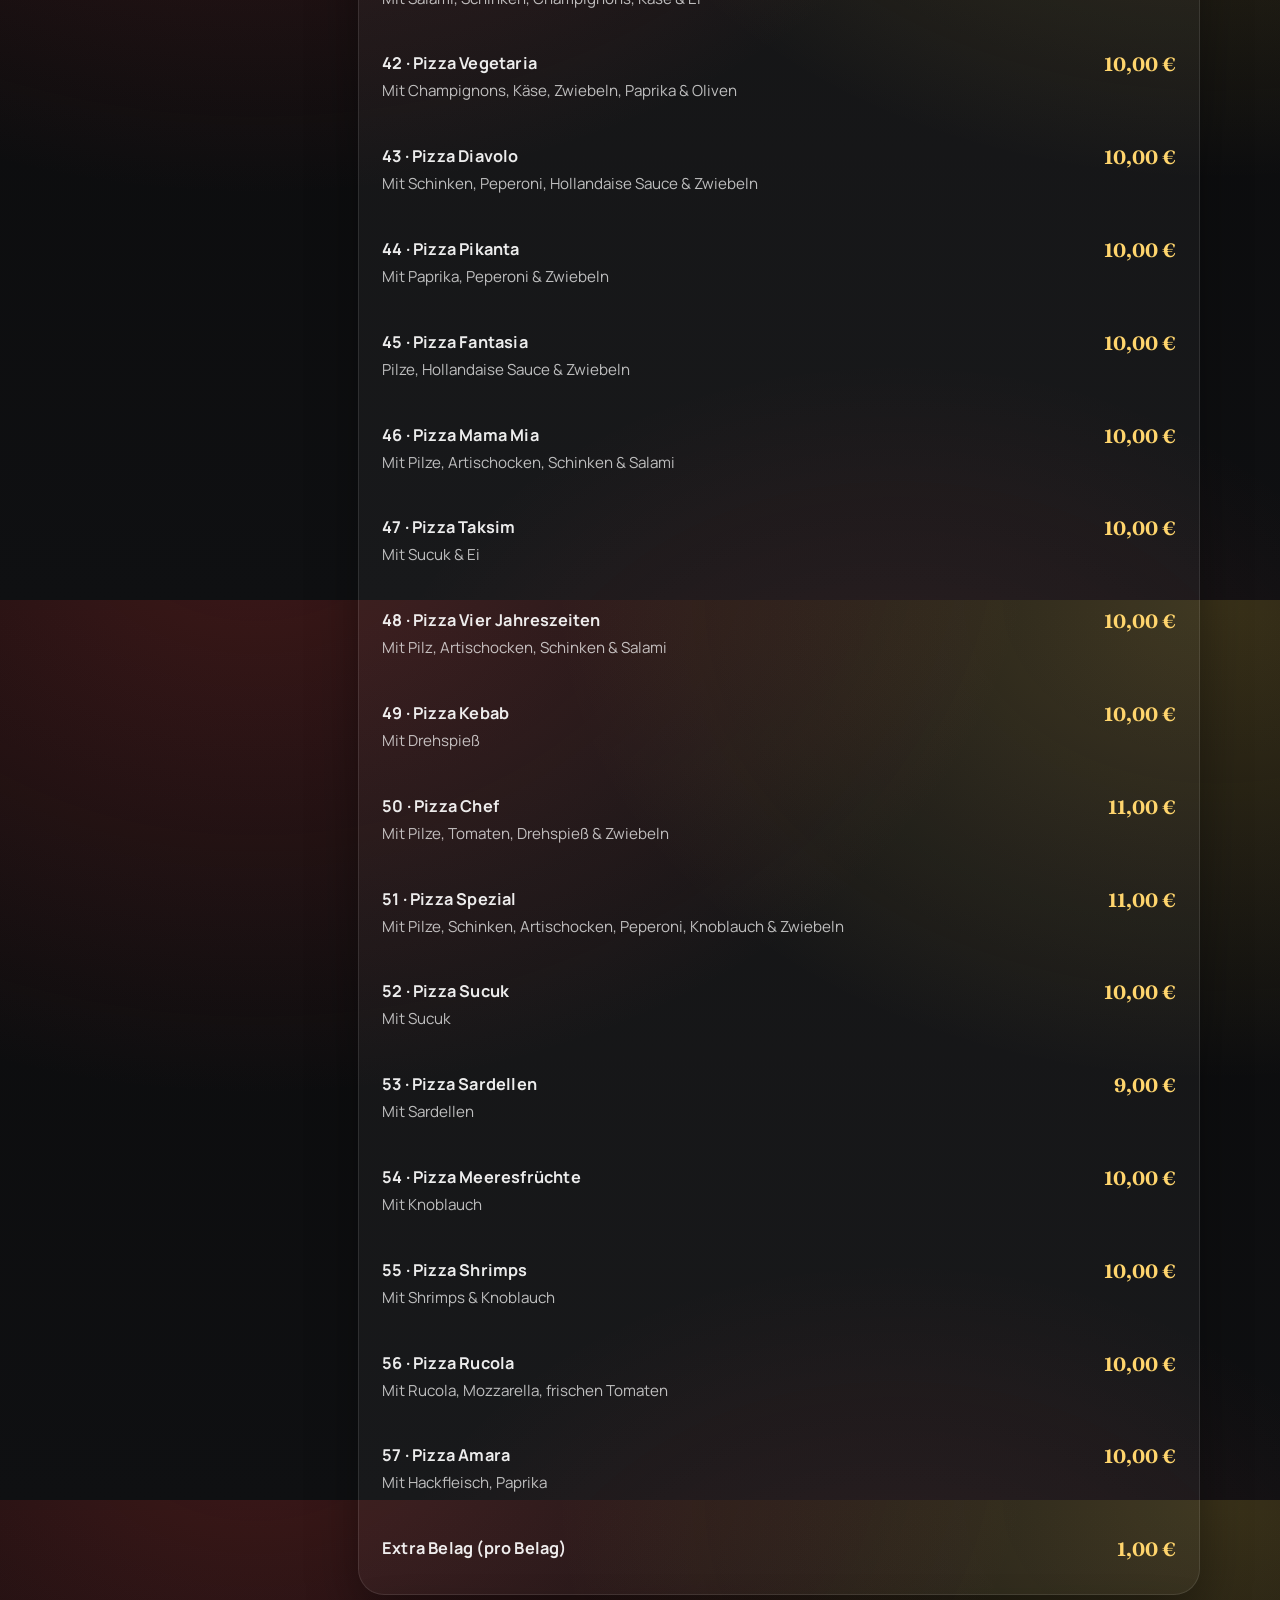
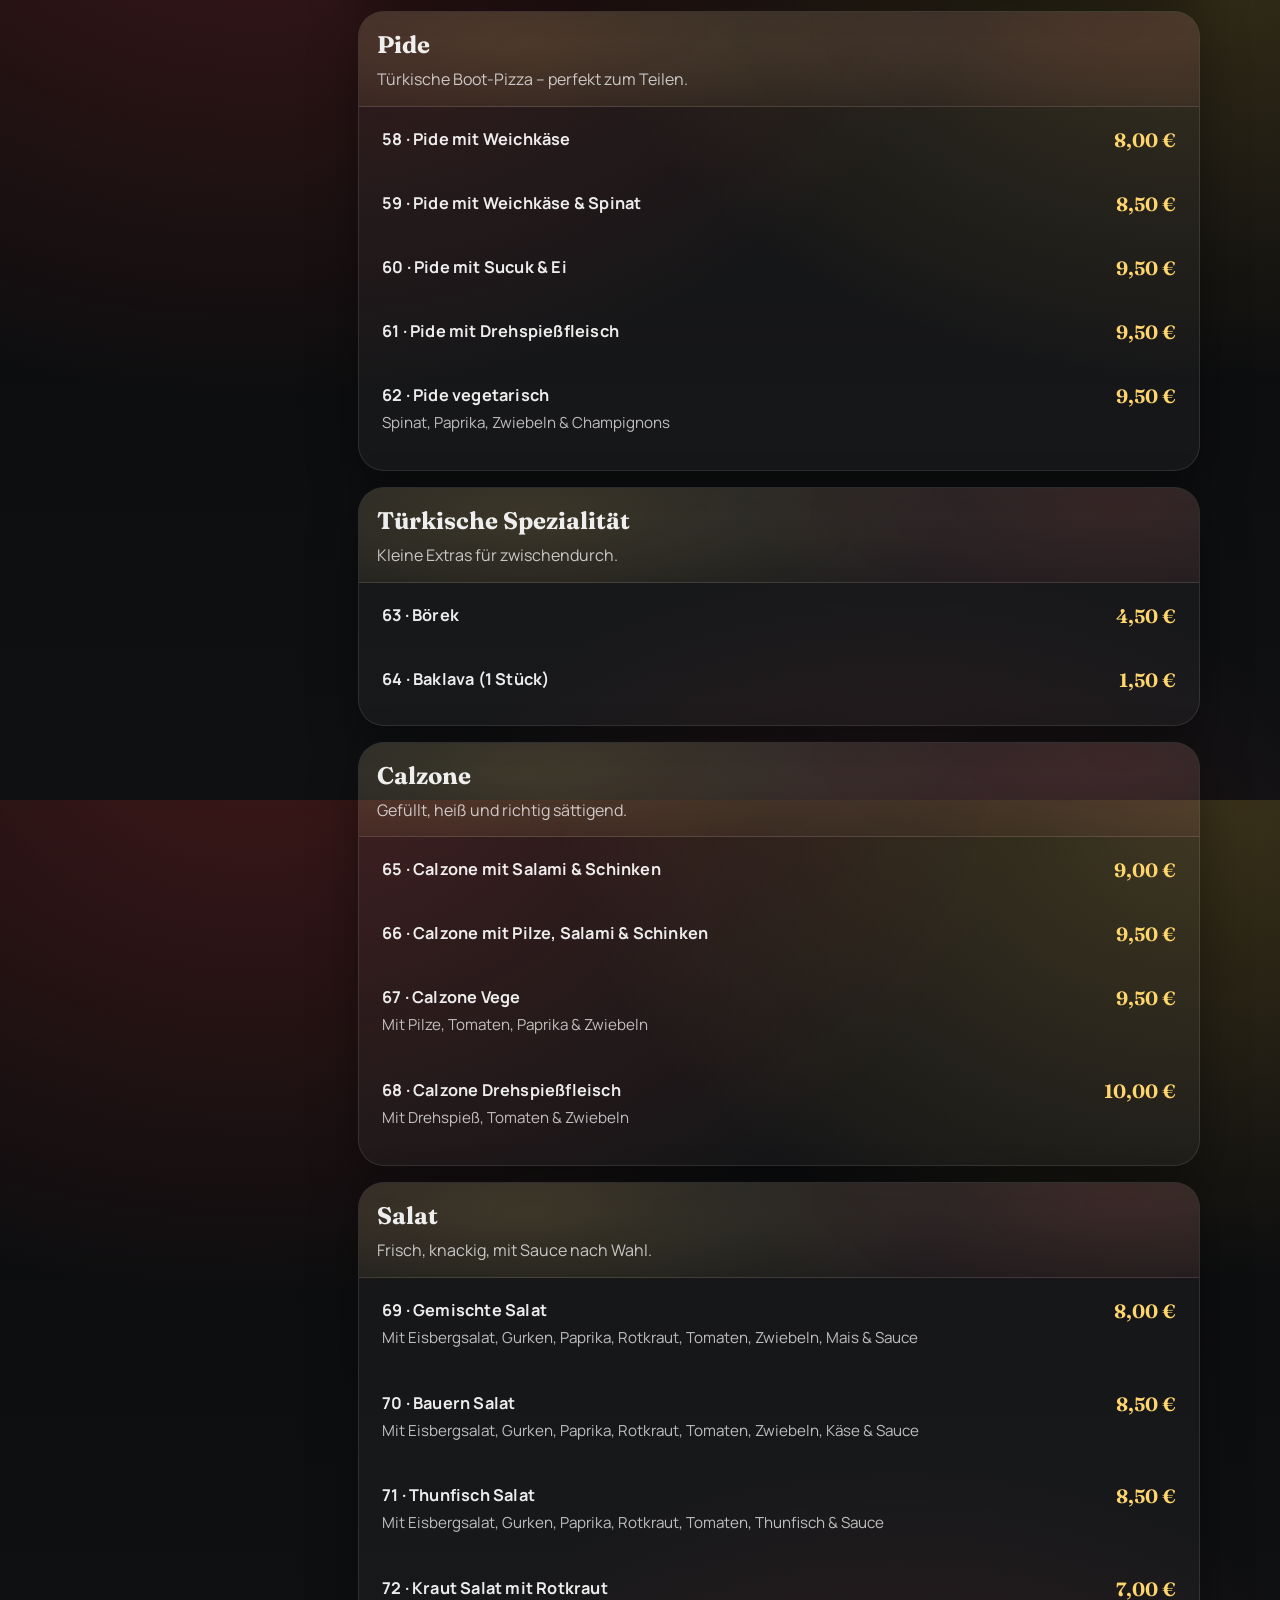
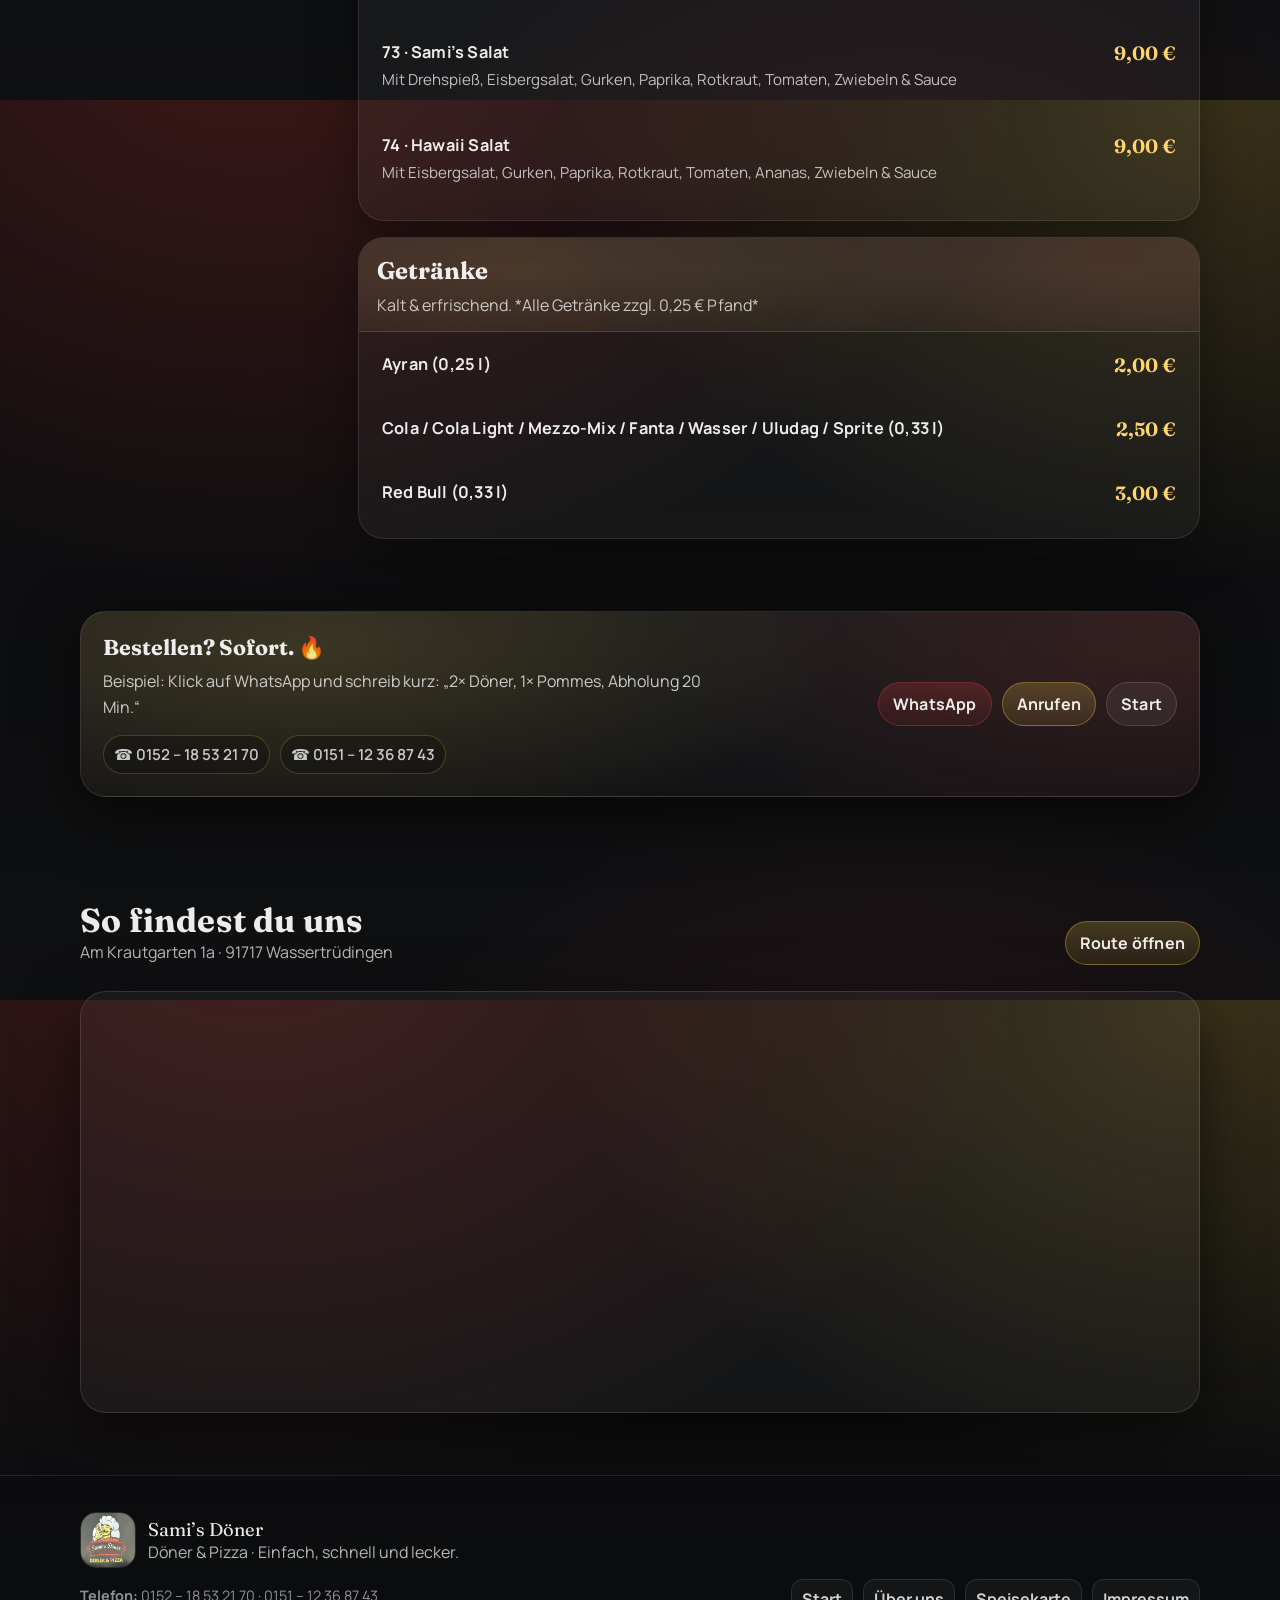
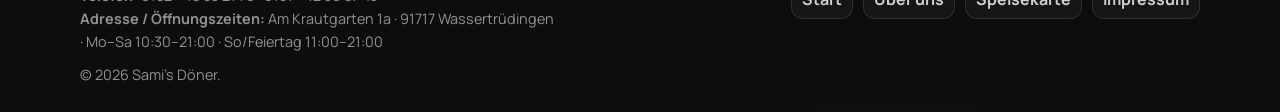
<file: speisekarte/index.html>
<!doctype html>
<html lang="de">
<head>
  <meta charset="utf-8" />
  <meta name="viewport" content="width=device-width, initial-scale=1" />
  <title>Speisekarte — Sami’s Döner</title>
  <meta name="description" content="Speisekarte von Sami’s Döner: Döner, Pizza, Snacks und Getränke. Schnell anrufen oder per WhatsApp bestellen." />
  <meta name="theme-color" content="#0b0b0c" />
  <meta property="og:title" content="Speisekarte — Sami’s Döner" />
  <meta property="og:description" content="Speisekarte von Sami’s Döner: Döner, Pizza, Snacks und Getränke. Schnell anrufen oder per WhatsApp bestellen." />
  <meta property="og:type" content="website" />
  <meta property="og:image" content="../assets/img/flyer.jpg" />
  <link rel="preconnect" href="https://fonts.googleapis.com">
  <link rel="preconnect" href="https://fonts.gstatic.com" crossorigin>
  <link href="https://fonts.googleapis.com/css2?family=Bebas+Neue&family=Fraunces:opsz,wght@9..144,400..700&family=Manrope:wght@400..800&display=swap" rel="stylesheet">
  <link rel="stylesheet" href="../assets/css/style.css" />
</head>
<body>

<header class="site-header">
  <a class="skiplink" href="#main">Zum Inhalt springen</a>
  <div class="container header-inner">
    <a class="brand" href="../">
      <img src="../assets/img/logo.jpg" alt="Sami’s Döner Logo">
      <div class="name">
        <strong>Sami’s Döner</strong>
        <span>Döner &amp; Pizza · Hausgemacht</span>
      </div>
    </a>

    <nav class="nav" aria-label="Hauptnavigation">
      <a href="../">Start</a>
      <a href="../about/">Über uns</a>
      <a href="../speisekarte/" aria-current="page">Speisekarte</a>
    </nav>

    <div class="header-cta">
      <a class="btn btn--gold" href="tel:+4915218532170" title="Anrufen: 0152 18 53 21 70">
        <svg class="icon" viewBox="0 0 24 24" fill="none" aria-hidden="true"><path d="M7 3h3l2 6-2 1c1 2 3 4 5 5l1-2 6 2v3c0 1-1 2-2 2-10 0-18-8-18-18 0-1 1-2 2-2z" stroke="currentColor" stroke-width="2" stroke-linecap="round" stroke-linejoin="round"/></svg>
        Anrufen
      </a>
      <a class="btn btn--red" href="https://wa.me/4915218532170" target="_blank" rel="noopener" title="WhatsApp öffnen">
        <svg class="icon" viewBox="0 0 24 24" fill="none" aria-hidden="true"><path d="M20 11.5a8.5 8.5 0 0 1-12.6 7.4L4 20l1.3-3.2A8.5 8.5 0 1 1 20 11.5z" stroke="currentColor" stroke-width="2" stroke-linecap="round" stroke-linejoin="round"/><path d="M8.6 9.2c.2-.5.5-.6.8-.6h.6c.2 0 .4.1.5.3l.8 1.7c.1.2.1.5 0 .7l-.4.7c.6 1.1 1.6 2.1 2.7 2.7l.7-.4c.2-.1.5-.1.7 0l1.7.8c.2.1.3.3.3.5v.6c0 .3-.1.6-.6.8-.6.2-1.6.2-3-.3-2.4-.9-4.3-2.8-5.2-5.2-.5-1.4-.5-2.4-.3-3z" fill="currentColor"/></svg>
        WhatsApp
      </a>
    </div>

    <button id="burger" class="burger" aria-label="Menü öffnen" aria-expanded="false" aria-controls="mobilePanel">
      <svg class="icon" viewBox="0 0 24 24" fill="none" aria-hidden="true">
        <path d="M4 7h16M4 12h16M4 17h16" stroke="currentColor" stroke-width="2" stroke-linecap="round"/>
      </svg>
    </button>
  </div>

  <div id="mobilePanel" class="mobile-panel" role="dialog" aria-label="Mobile Navigation">
    <a href="../">Start <span>→</span></a>
    <a href="../about/">Über uns <span>→</span></a>
    <a href="../speisekarte/">Speisekarte <span>→</span></a>
    <div class="actions">
      <a class="btn btn--gold" href="tel:+4915218532170">Anrufen</a>
      <a class="btn btn--red" href="https://wa.me/4915218532170" target="_blank" rel="noopener">WhatsApp</a>
    </div>
  </div>
</header>


<main id="main">
  <section class="hero" style="padding-bottom:28px">
    <div class="container hero-grid">
      <div class="reveal">
        <div class="hero-kicker">
          <span class="badge">Speisekarte</span>
          <span>klar · übersichtlich · lecker</span>
        </div>
        <h1>Alles auf einen Blick — <span class="accent">ohne Scroll-Chaos.</span></h1>
        <p>Frisch vom Spieß, heiß aus dem Ofen und immer mit Liebe gemacht. Such dir dein Lieblingsgericht aus – wir kümmern uns um den Rest. 🌯🔥</p>
        <div class="hero-actions">
          <a class="btn btn--gold" href="tel:+4915218532170">Jetzt anrufen</a>
          <a class="btn btn--red" href="https://wa.me/4915218532170" target="_blank" rel="noopener">WhatsApp</a>
          <a class="btn" href="../about/">Über uns</a>
        </div>
        <div class="hero-meta">
          <span class="pill">💡 Unsere Gerichte werden frisch für dich zubereitet. Wenn du Fragen zu Zutaten oder Allergenen hast, sag einfach Bescheid.</span>
        </div>
      </div>

      <div class="hero-logo reveal">
        <img src="../assets/img/logo.jpg" alt="Sami’s Döner – Logo">
      </div>
    </div>
    <div class="big-ghost" aria-hidden="true">MENU</div>
  </section>

  <section class="section" style="padding-top:18px">
    <div class="container menu-wrap">
      <aside id="menuNav" class="menu-nav reveal"></aside>
      <div id="menuContent" class="menu-content"></div>
    </div>
  </section>

  <section class="section" style="padding-top:10px">
    <div class="container">
      <div class="cta-band reveal">
        <div>
          <h3>Bestellen? Sofort. 🔥</h3>
          <p>
          Beispiel: Klick auf WhatsApp und schreib kurz: „2× Döner, 1× Pommes, Abholung 20 Min.“
            
          </p>
          <div class="hero-meta" style="margin-top:14px">
            <span class="pill">☎️ 0152&nbsp;–&nbsp;18&nbsp;53&nbsp;21&nbsp;70</span>
            <span class="pill">☎️ 0151&nbsp;–&nbsp;12&nbsp;36&nbsp;87&nbsp;43</span>
          </div>
        </div>
        <div class="actions">
          <a class="btn btn--red" href="https://wa.me/4915218532170" target="_blank" rel="noopener">WhatsApp</a>
          <a class="btn btn--gold" href="tel:+4915218532170">Anrufen</a>
          <a class="btn" href="../">Start</a>
        </div>
      </div>
    </div>
  </section>

  <section class="section" id="maps" style="padding-top:40px">
    <div class="container">
      <div class="section-title reveal">
        <div>
          <h2>So findest du uns</h2>
          <p>Am Krautgarten 1a · 91717 Wassertrüdingen <span class="muted"></span></p>
        </div>
        <div style="display:flex; gap:10px; flex-wrap:wrap">
          <a class="btn btn--gold" href="https://www.google.com/maps?q=Am+Krautgarten+1a+91717+Wassertr%C3%BCdingen" target="_blank" rel="noopener">Route öffnen</a>
        </div>
      </div>
      <div class="map-embed reveal" aria-label="Google Maps">
        <iframe loading="lazy" referrerpolicy="no-referrer-when-downgrade"
          src="https://www.google.com/maps?q=Am+Krautgarten+1a+91717+Wassertr%C3%BCdingen&amp;output=embed"
          title="Google Maps — Sami’s Döner"></iframe>
      </div>
    </div>
  </section>

</main>


<footer>
  <div class="container footer-grid">
    <div>
      <div class="footer-brand">
        <img src="../assets/img/logo.jpg" alt="" aria-hidden="true">
        <div>
          <div style="font-family:'Fraunces',serif;font-size:1.15rem">Sami’s Döner</div>
          <div class="muted">Döner &amp; Pizza · Einfach, schnell und lecker.</div>
        </div>
      </div>
      <div class="smallprint">
        <div><b>Telefon:</b> <a href="tel:+4915218532170">0152&nbsp;–&nbsp;18&nbsp;53&nbsp;21&nbsp;70</a> · <a href="tel:+4915112368743">0151&nbsp;–&nbsp;12&nbsp;36&nbsp;87&nbsp;43</a></div>
        <div><b>Adresse / Öffnungszeiten:</b> Am Krautgarten 1a · 91717 Wassertrüdingen <br>· Mo–Sa 10:30–21:00 · So/Feiertag 11:00–21:00</div>
        <div style="margin-top:10px">© 2026 Sami’s Döner.</div>
      </div>
    </div>
    <div class="footer-nav" aria-label="Footer Navigation">
      <a href="../index.html">Start</a>
      <a href="../about/">Über uns</a>
      <a href="./">Speisekarte</a>
      <a href="../impressum/">Impressum</a>
    </div>
  </div>
</footer>

<script src="../assets/js/main.js" defer></script>
</body>
</html>
</file>
<file: assets/css/style.css>
/* Sami's Döner – One-page vibe across 3 pages
   ----------------------------------------------------------- */
:root{
  --bg: #0b0b0c;
  --bg2:#0f1012;
  --surface: rgba(255,255,255,.06);
  --surface2: rgba(255,255,255,.10);
  --stroke: rgba(255,255,255,.14);
  --text: rgba(255,255,255,.92);
  --muted: rgba(255,255,255,.70);
  --gold: #f1c84b;
  --gold2:#ffd56d;
  --red: #c63b3b;
  --red2:#ff4a4a;
  --shadow: 0 18px 60px rgba(0,0,0,.55);
  --radius: 18px;
  --radius2: 26px;
  --max: 1120px;
  --pad: 20px;

  --h1: clamp(2.4rem, 4.3vw, 4.35rem);
  --h2: clamp(1.6rem, 2.6vw, 2.3rem);
  --h3: 1.15rem;
}

/* Base */
*{box-sizing:border-box}
html,body{height:100%}
html{scroll-behavior:smooth}
body{
  margin:0;
  font-family: "Manrope", system-ui, -apple-system, Segoe UI, Roboto, Arial, sans-serif;
  color:var(--text);
  background:
    radial-gradient(1200px 900px at 20% -10%, rgba(198,59,59,.28), transparent 65%),
    radial-gradient(1100px 800px at 95% 0%, rgba(241,200,75,.20), transparent 60%),
    radial-gradient(900px 700px at 70% 120%, rgba(255,74,74,.10), transparent 60%),
    linear-gradient(180deg, var(--bg), var(--bg2));
  overflow-x:hidden;
}
a{color:inherit; text-decoration:none}
img{max-width:100%; display:block}
button{font-family:inherit}
::selection{background: rgba(241,200,75,.35)}
.muted{color:var(--muted)}
.container{width:min(var(--max), 100% - 2*var(--pad)); margin-inline:auto}
.skiplink{
  position:absolute; left:-999px; top:auto;
  width:1px;height:1px; overflow:hidden
}
.skiplink:focus{left:16px; top:16px; width:auto; height:auto; padding:10px 12px; background:#111; border:1px solid var(--stroke); border-radius:12px; z-index:9999}

/* Header */
.site-header{
  position:sticky; top:0; z-index:50;
  backdrop-filter: blur(10px);
  background: linear-gradient(180deg, rgba(9,9,10,.78), rgba(9,9,10,.40));
  border-bottom: 1px solid rgba(255,255,255,.08);
}

/* Ensure mobile panel never shows on desktop */
.mobile-panel{display:none}
.mobile-panel.open{display:none}
.header-inner{
  display:flex; align-items:center; justify-content:space-between;
  gap:14px; padding:14px 0;
}
.brand{
  display:flex; align-items:center; gap:12px;
  min-width: 230px;
}
.brand img{
  width:56px; height:56px; object-fit:cover;
  border-radius:16px;
  border:1px solid rgba(255,255,255,.10);
  box-shadow: 0 10px 24px rgba(0,0,0,.32);
}
.brand .name{
  display:flex; flex-direction:column; line-height:1.05;
}
.brand .name strong{
  font-family:"Fraunces", serif;
  font-variation-settings: "opsz" 72;
  letter-spacing:.4px;
}
.brand .name span{font-size:.88rem; color:var(--muted)}

.nav{
  display:flex; align-items:center; gap:20px;
}
.nav a{
  position:relative;
  font-weight:600;
  font-size:.98rem;
  letter-spacing:.2px;
  padding:8px 10px;
  border-radius:12px;
  color:rgba(255,255,255,.86);
}
.nav a:hover{background: rgba(255,255,255,.06)}
.nav a[aria-current="page"]{
  color: #fff;
  background: rgba(241,200,75,.12);
  border: 1px solid rgba(241,200,75,.20);
}
.header-cta{
  display:flex; align-items:center; gap:10px;
}
.btn{
  display:inline-flex; align-items:center; justify-content:center; gap:10px;
  padding:10px 14px;
  border-radius: 999px;
  border:1px solid rgba(255,255,255,.14);
  background: rgba(255,255,255,.06);
  color:rgba(255,255,255,.92);
  font-weight:700;
  letter-spacing:.2px;
  transition: transform .15s ease, background .15s ease, border-color .15s ease;
  cursor:pointer;
}
.btn:hover{transform: translateY(-1px); background: rgba(255,255,255,.09); border-color: rgba(255,255,255,.22)}
.btn:active{transform: translateY(0px)}
.btn--gold{
  background: linear-gradient(180deg, rgba(241,200,75,.22), rgba(241,200,75,.10));
  border-color: rgba(241,200,75,.35);
}
.btn--gold:hover{background: linear-gradient(180deg, rgba(241,200,75,.28), rgba(241,200,75,.12))}
.btn--red{
  background: linear-gradient(180deg, rgba(198,59,59,.25), rgba(198,59,59,.10));
  border-color: rgba(198,59,59,.40);
}
.pill{
  display:inline-flex; align-items:center; gap:8px;
  padding:8px 10px;
  border-radius:999px;
  border:1px solid rgba(255,255,255,.12);
  background: rgba(0,0,0,.22);
}
.icon{
  width:18px;height:18px; display:inline-block;
}

/* Mobile nav */
.burger{
  display:none;
  width:44px; height:44px;
  border-radius:14px;
  border:1px solid rgba(255,255,255,.14);
  background: rgba(255,255,255,.06);
  color:#fff;
}
.burger:focus-visible, .btn:focus-visible, .nav a:focus-visible{
  outline: 3px solid rgba(241,200,75,.35);
  outline-offset: 2px;
}

/* Hero */
.hero{
  position:relative;
  padding: clamp(44px, 6vw, 80px) 0 42px;
  overflow:hidden;
}
.hero::before{
  content:"";
  position:absolute; inset:-40px;
  background:
    linear-gradient(180deg, rgba(10,10,12,.40), rgba(10,10,12,.90)),
    url("../img/hero-bg.jpg");
  background-size:cover;
  background-position:center;
  filter: saturate(1.05);
  transform: scale(1.06);
}
.hero::after{
  content:"";
  position:absolute; inset:0;
  background:
    radial-gradient(850px 420px at 70% 35%, rgba(241,200,75,.14), transparent 60%),
    radial-gradient(650px 460px at 20% 30%, rgba(255,74,74,.12), transparent 60%);
  pointer-events:none;
}
.hero-grid{
  position:relative;
  display:grid;
  grid-template-columns: 1.18fr .82fr;
  gap: 30px;
  align-items:center;
}
.hero-kicker{
  display:inline-flex; align-items:center; gap:10px;
  color: rgba(255,255,255,.82);
  font-weight:700;
  letter-spacing:.3px;
  margin-bottom:14px;
}
.hero-kicker b{
  color:var(--gold2);
  font-family:"Fraunces", serif;
}
.hero h1{
  margin:0 0 14px;
  font-family:"Fraunces", serif;
  font-weight: 600;
  font-size: var(--h1);
  line-height:1.02;
  letter-spacing:.3px;
}
.hero h1 .accent{
  color: var(--gold2);
  text-shadow: 0 18px 40px rgba(0,0,0,.45);
}
.hero p{
  margin: 0 0 20px;
  color: rgba(255,255,255,.82);
  font-size: 1.05rem;
  line-height:1.6;
  max-width: 52ch;
}
.hero-actions{
  display:flex; flex-wrap:wrap; gap:10px;
  margin-bottom: 22px;
}
.hero-meta{
  display:flex; flex-wrap:wrap; gap:10px;
  color: rgba(255,255,255,.76);
  font-weight:600;
  font-size:.95rem;
}
.hero-meta .pill{border-color: rgba(241,200,75,.22)}
.hero-media{
  position:relative;
  justify-self:end;
  width: min(520px, 100%);
  border-radius: var(--radius2);
  border: 1px solid rgba(255,255,255,.10);
  background: rgba(0,0,0,.22);
  box-shadow: var(--shadow);
  overflow:hidden;
}
.hero-media > img{width:100%; height:auto; object-fit:cover}
.hero-media__badge{
  position:absolute; left:16px; bottom:16px;
  width: 140px;
  border-radius: 18px;
  overflow:hidden;
  background: rgba(0,0,0,.35);
  border:1px solid rgba(255,255,255,.16);
  box-shadow: var(--shadow);
}
.hero-media__badge img{width:100%; height:auto; display:block}


.big-ghost{
  position:absolute; left:-3vw; bottom:-5vw;
  font-family:"Bebas Neue", system-ui, sans-serif;
  font-size: clamp(5rem, 18vw, 14rem);
  letter-spacing: .12em;
  color: rgba(255,255,255,.05);
  transform: rotate(-6deg);
  pointer-events:none;
  user-select:none;
  white-space:nowrap;
}

/* Marquee */
.marquee{
  position:relative;
  border-block: 1px solid rgba(255,255,255,.10);
  background: rgba(0,0,0,.14);
  overflow:hidden;
}
.marquee .track{
  display:flex;
  gap: 38px;
  padding: 12px 0;
  width:max-content;
  animation: marquee 18s linear infinite;
}
.marquee span{
  display:inline-flex; align-items:center; gap:10px;
  font-weight:800;
  letter-spacing:.18em;
  text-transform:uppercase;
  color: rgba(255,255,255,.80);
  font-size:.9rem;
}
.marquee i{
  width:10px; height:10px; border-radius:999px;
  display:inline-block;
  background: linear-gradient(180deg, rgba(241,200,75,.85), rgba(198,59,59,.75));
  box-shadow: 0 0 0 6px rgba(241,200,75,.10);
}
@keyframes marquee{
  0%{transform:translateX(0)}
  100%{transform:translateX(-50%)}
}

/* Sections */
.section{
  padding: 62px 0;
  position:relative;
}
.section-title{
  display:flex; align-items:flex-end; justify-content:space-between;
  gap: 16px;
  margin-bottom: 26px;
}
.section-title h2{
  margin:0;
  font-size: var(--h2);
  font-family:"Fraunces", serif;
  letter-spacing:.2px;
}
.section-title p{margin:0; color:var(--muted); max-width:56ch; line-height:1.6}
.grid-3{display:grid; grid-template-columns: repeat(3, 1fr); gap:16px}
.card{
  border: 1px solid rgba(255,255,255,.10);
  background: linear-gradient(180deg, rgba(255,255,255,.07), rgba(255,255,255,.03));
  border-radius: var(--radius);
  box-shadow: 0 12px 34px rgba(0,0,0,.32);
  overflow:hidden;
}
.card-inner{padding:18px 18px 16px}
.card h3{margin:0 0 8px; font-size:1.1rem}
.card p{margin:0; color:rgba(255,255,255,.74); line-height:1.55}
.badge{
  display:inline-flex; align-items:center; gap:8px;
  padding:7px 10px;
  border-radius: 999px;
  border: 1px solid rgba(241,200,75,.30);
  background: rgba(241,200,75,.10);
  color: rgba(255,255,255,.92);
  font-weight:800;
  letter-spacing:.12em;
  font-size:.72rem;
  text-transform:uppercase;
}

/* Diamonds gallery (inspired by flyer) */
.diamonds{
  display:flex;
  gap: 14px;
  justify-content:center;
  margin-top: 22px;
  flex-wrap:wrap;
}

.hero-grid .diamonds{margin-top:32px}
.diamond{
  width: 160px; aspect-ratio: 1 / 1;
  border-radius: 22px;
  overflow:hidden;
  transform: rotate(45deg);
  border: 1px solid rgba(255,255,255,.14);
  box-shadow: 0 18px 50px rgba(0,0,0,.50);
  background: rgba(255,255,255,.06);
}
.diamond img{
  width: 145%;
  height: 145%;
  object-fit:cover;
  transform: rotate(-45deg) translate(-14%, -14%);
  filter: saturate(1.1) contrast(1.05);
}

/* CTA band */
.cta-band{
  border-radius: var(--radius2);
  border: 1px solid rgba(255,255,255,.10);
  background:
    radial-gradient(900px 320px at 20% 20%, rgba(241,200,75,.16), transparent 60%),
    radial-gradient(800px 360px at 95% 20%, rgba(198,59,59,.16), transparent 60%),
    linear-gradient(180deg, rgba(255,255,255,.06), rgba(255,255,255,.02));
  box-shadow: var(--shadow);
  padding: 22px;
  display:grid;
  grid-template-columns: 1.2fr .8fr;
  gap: 16px;
  align-items:center;
}
.cta-band h3{
  margin:0 0 8px;
  font-family:"Fraunces", serif;
  font-size: 1.35rem;
}
.cta-band p{margin:0; color:rgba(255,255,255,.76); line-height:1.6}
.cta-band .actions{display:flex; flex-wrap:wrap; gap:10px; justify-content:flex-end}

/* Menu */
.menu-wrap{
  display:grid;
  grid-template-columns: 260px 1fr;
  gap: 18px;
  align-items: start;
}
.menu-nav{
  position:sticky; top: 86px;
  border: 1px solid rgba(255,255,255,.10);
  border-radius: var(--radius);
  background: rgba(0,0,0,.18);
  padding: 14px;
}
.menu-nav h3{
  margin:0 0 10px;
  font-size: .95rem;
  color: rgba(255,255,255,.82);
  letter-spacing:.14em;
  text-transform:uppercase;
}
.menu-nav a{
  display:flex;
  align-items:center;
  justify-content:space-between;
  gap:10px;
  padding:10px 10px;
  border-radius: 14px;
  border:1px solid transparent;
  color: rgba(255,255,255,.80);
  font-weight:700;
}
.menu-nav a:hover{background: rgba(255,255,255,.06)}
.menu-nav a.active{
  background: rgba(241,200,75,.10);
  border-color: rgba(241,200,75,.22);
  color: #fff;
}
.menu-nav .count{
  font-size:.82rem;
  color: rgba(255,255,255,.68);
  padding: 4px 8px;
  border: 1px solid rgba(255,255,255,.14);
  border-radius:999px;
  background: rgba(0,0,0,.22);
}

.menu-content{
  display:grid;
  gap: 16px;
}
.menu-section{
  border: 1px solid rgba(255,255,255,.10);
  border-radius: var(--radius2);
  background: rgba(255,255,255,.04);
  box-shadow: 0 18px 50px rgba(0,0,0,.35);
  overflow:hidden;
}
.menu-section header{
  padding: 18px 18px 14px;
  background:
    radial-gradient(700px 240px at 20% 30%, rgba(241,200,75,.12), transparent 60%),
    radial-gradient(620px 260px at 90% 20%, rgba(198,59,59,.12), transparent 60%),
    linear-gradient(180deg, rgba(255,255,255,.06), rgba(255,255,255,.02));
  border-bottom: 1px solid rgba(255,255,255,.08);
}
.menu-section header h2{
  margin:0;
  font-family:"Fraunces", serif;
  font-size: 1.5rem;
}
.menu-section header p{margin:8px 0 0; color: rgba(255,255,255,.74); line-height:1.55; max-width:70ch}
.menu-list{
  padding: 8px 10px 12px;
  display:grid;
  gap: 6px;
}
.menu-item{
  display:grid;
  grid-template-columns: 1fr auto;
  gap: 14px;
  padding: 12px 12px;
  border-radius: 16px;
  border: 1px solid transparent;
}
.menu-item:hover{
  background: rgba(255,255,255,.05);
  border-color: rgba(255,255,255,.10);
}
.menu-item h4{
  margin:0;
  font-size: 1.02rem;
  letter-spacing:.2px;
}
.menu-item .desc{
  margin:6px 0 0;
  color: rgba(255,255,255,.72);
  line-height:1.5;
  font-size:.95rem;
}
.menu-item .meta{
  display:flex; gap:8px; flex-wrap:wrap;
  margin-top:10px;
}
.tag{
  font-size:.72rem;
  font-weight:800;
  letter-spacing:.12em;
  text-transform:uppercase;
  padding: 6px 9px;
  border-radius:999px;
  border: 1px solid rgba(255,255,255,.16);
  background: rgba(0,0,0,.20);
  color: rgba(255,255,255,.82);
}
.tag.hot{border-color: rgba(255,74,74,.40); background: rgba(255,74,74,.10)}
.tag.new{border-color: rgba(241,200,75,.40); background: rgba(241,200,75,.10)}
.price{
  font-family:"Fraunces", serif;
  font-weight:650;
  font-size: 1.2rem;
  color: var(--gold2);
  white-space:nowrap;
}

/* About timeline-ish */
.split{
  display:grid;
  grid-template-columns: 1.1fr .9fr;
  gap: 18px;
  align-items:center;
}
.note{
  border-radius: var(--radius2);
  border: 1px solid rgba(255,255,255,.10);
  background: rgba(0,0,0,.20);
  padding: 18px;
  box-shadow: 0 18px 48px rgba(0,0,0,.35);
}
.note h3{margin:0 0 10px; font-family:"Fraunces", serif}
.note ul{margin:0; padding-left: 18px; color: rgba(255,255,255,.76)}
.note li{margin:8px 0}

/* Note as image (Startseite: Ladenfoto statt Liste) */
.note--image{padding:10px}
.note--image .note__img{
  width:100%;
  height:auto;
  display:block;
  border-radius: calc(var(--radius2) - 8px);
  border: 1px solid rgba(255,255,255,.12);
}

/* Footer */
footer{
  padding: 36px 0 26px;
  border-top: 1px solid rgba(255,255,255,.10);
  background: rgba(0,0,0,.12);
}
.footer-grid{
  display:grid;
  grid-template-columns: 1.1fr .9fr;
  gap: 18px;
  align-items:center;
}
.footer-brand{
  display:flex; gap:12px; align-items:center;
}
.footer-brand img{
  width:56px;height:56px;border-radius:16px; border:1px solid rgba(255,255,255,.12)
}
.footer-nav{
  display:flex; flex-wrap:wrap; gap:10px; justify-content:flex-end;
}
.footer-nav a{
  padding:8px 10px;
  border-radius: 12px;
  border:1px solid rgba(255,255,255,.10);
  background: rgba(255,255,255,.04);
  color: rgba(255,255,255,.80);
  font-weight:700;
}
.footer-nav a:hover{background: rgba(255,255,255,.07)}
.smallprint{
  margin-top: 16px;
  color: rgba(255,255,255,.55);
  font-size: .9rem;
  line-height:1.6;
}

/* Reveal */
.reveal{
  opacity:0;
  transform: translateY(14px);
  transition: opacity .55s ease, transform .55s ease;
}
.reveal.is-in{
  opacity:1;
  transform: translateY(0px);
}

/* Responsive */
/* Map embed */
.map-embed{
  margin-top: 18px;
  border-radius: var(--radius2);
  overflow:hidden;
  border:1px solid rgba(255,255,255,.12);
  background: rgba(255,255,255,.04);
  box-shadow: var(--shadow);
}
.map-embed iframe{
  width:100%;
  height: 420px;
  border:0;
  display:block;
}

@media (max-width: 980px){
  .hero-grid{grid-template-columns:1fr; gap:18px}
  .hero-media{justify-self:start; width:min(620px, 100%)}
  .big-ghost{left:-10vw}
  .grid-3{grid-template-columns:1fr; gap:12px}
  .cta-band{grid-template-columns:1fr}
  .cta-band .actions{justify-content:flex-start}
  .menu-wrap{grid-template-columns:1fr}
  .menu-nav{position:relative; top:auto}
  .split{grid-template-columns:1fr}
}
@media (max-width: 720px){
  .brand{min-width:auto}
  .nav, .header-cta{display:none}
  .burger{display:inline-flex; align-items:center; justify-content:center}
  .mobile-panel{
    display:none;
    position:fixed;
    inset: 70px 12px 12px;
    border-radius: 22px;
    background: rgba(10,10,12,.92);
    border:1px solid rgba(255,255,255,.12);
    backdrop-filter: blur(10px);
    box-shadow: 0 28px 90px rgba(0,0,0,.60);
    padding: 14px;
    z-index: 60;
  }
  .mobile-panel.open{display:block}
  .mobile-panel a{
    display:flex;
    align-items:center;
    justify-content:space-between;
    padding: 14px 12px;
    border-radius: 16px;
    border:1px solid rgba(255,255,255,.10);
    background: rgba(255,255,255,.04);
    margin-bottom: 10px;
    font-weight:800;
  }
  .mobile-panel .actions{display:flex; gap:10px; flex-wrap:wrap}
  .diamond{width: 132px}


  /* Mobile: header solid (not transparent) */
  .site-header{
    background: var(--bg);
    backdrop-filter: none;
  }

  /* Mobile: hero diamonds spacing */
  .hero-grid .diamonds{
    margin-top: 7px;
    margin-bottom: 7px;
    gap: 7px;
  }

}

/* Reduced motion */
@media (prefers-reduced-motion: reduce){
  html{scroll-behavior:auto}
  .reveal{opacity:1; transform:none}
  .marquee .track{animation:none}
  .btn{transition:none}
}

.menu-gallery{display:grid; gap:14px; grid-template-columns:repeat(3,minmax(0,1fr));}
.menu-gallery a{border-radius:18px; overflow:hidden; border:1px solid rgba(255,255,255,.12); background:rgba(0,0,0,.20); box-shadow:var(--shadow);}
.menu-gallery img{width:100%; height:260px; object-fit:cover; display:block}
@media (max-width:900px){.menu-gallery{grid-template-columns:1fr;}.menu-gallery img{height:320px}}


/* Fix: Speisekarte Kategorien oben + sticky */
.menu-wrap{align-items:start}
.menu-nav{align-self:start;margin-top:0}



}






/* Mobile tweak: Startseite Diamonds Abstand */
@media (max-width: 900px){
  .diamonds{ margin-top: 20px !important; margin-bottom: 11px !important; }
}
@media (max-width: 820px){
  .diamonds{ margin-top: 20px !important; margin-bottom: 11px !important; }
}
@media (max-width: 768px){
  .diamonds{ margin-top: 20px !important; margin-bottom: 11px !important; }
}
</file>
